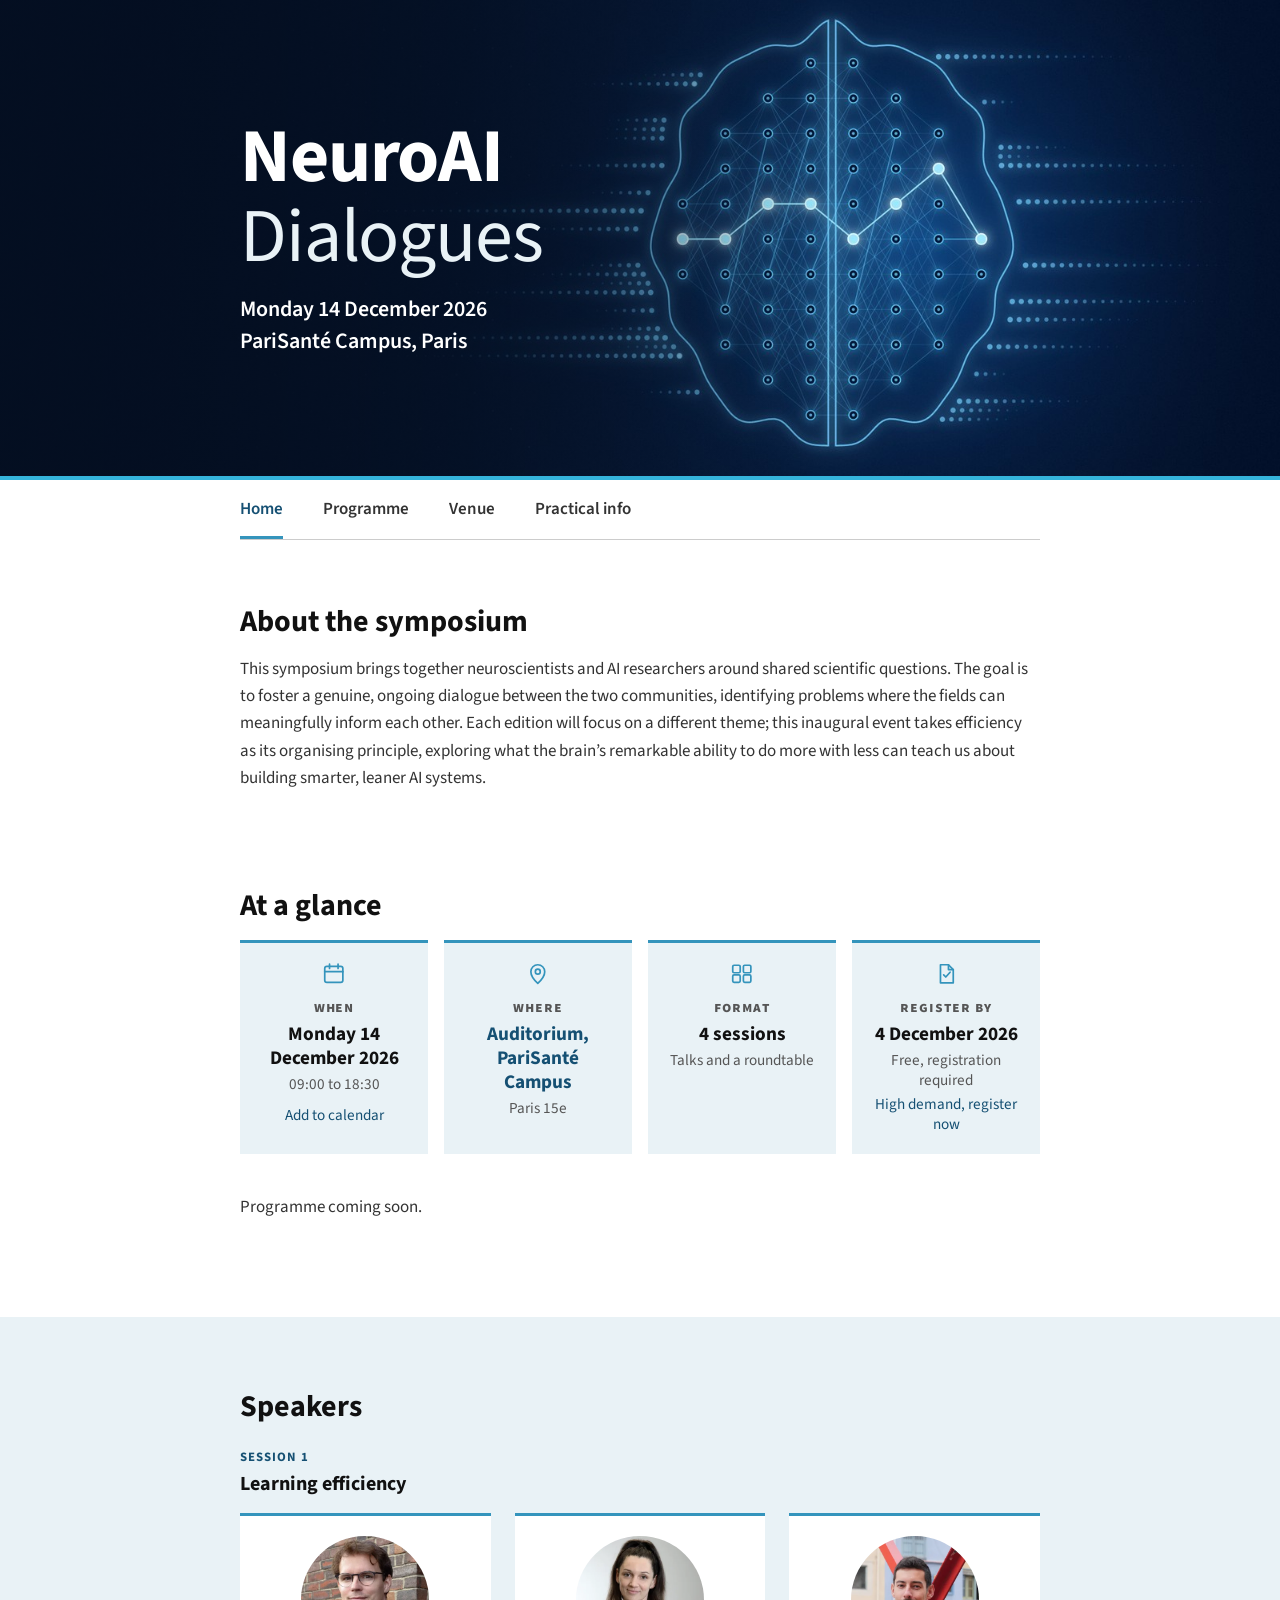
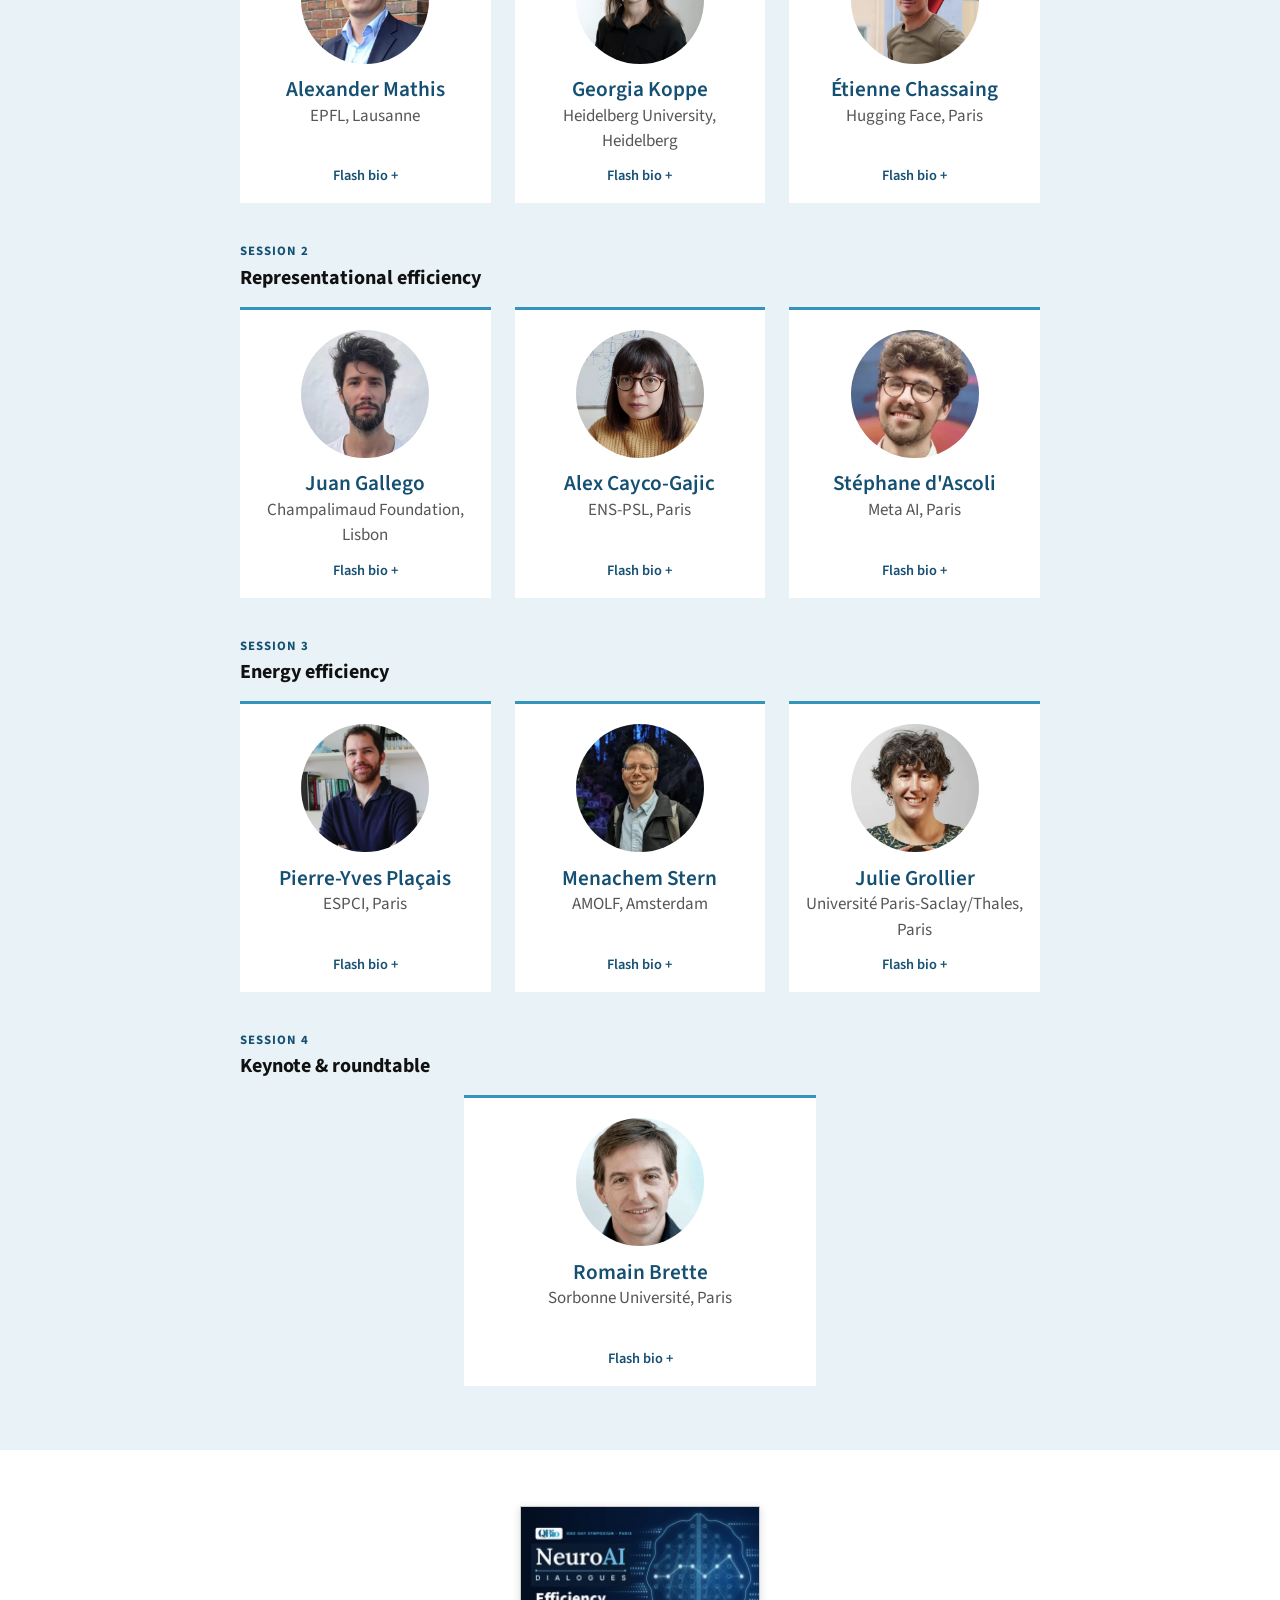
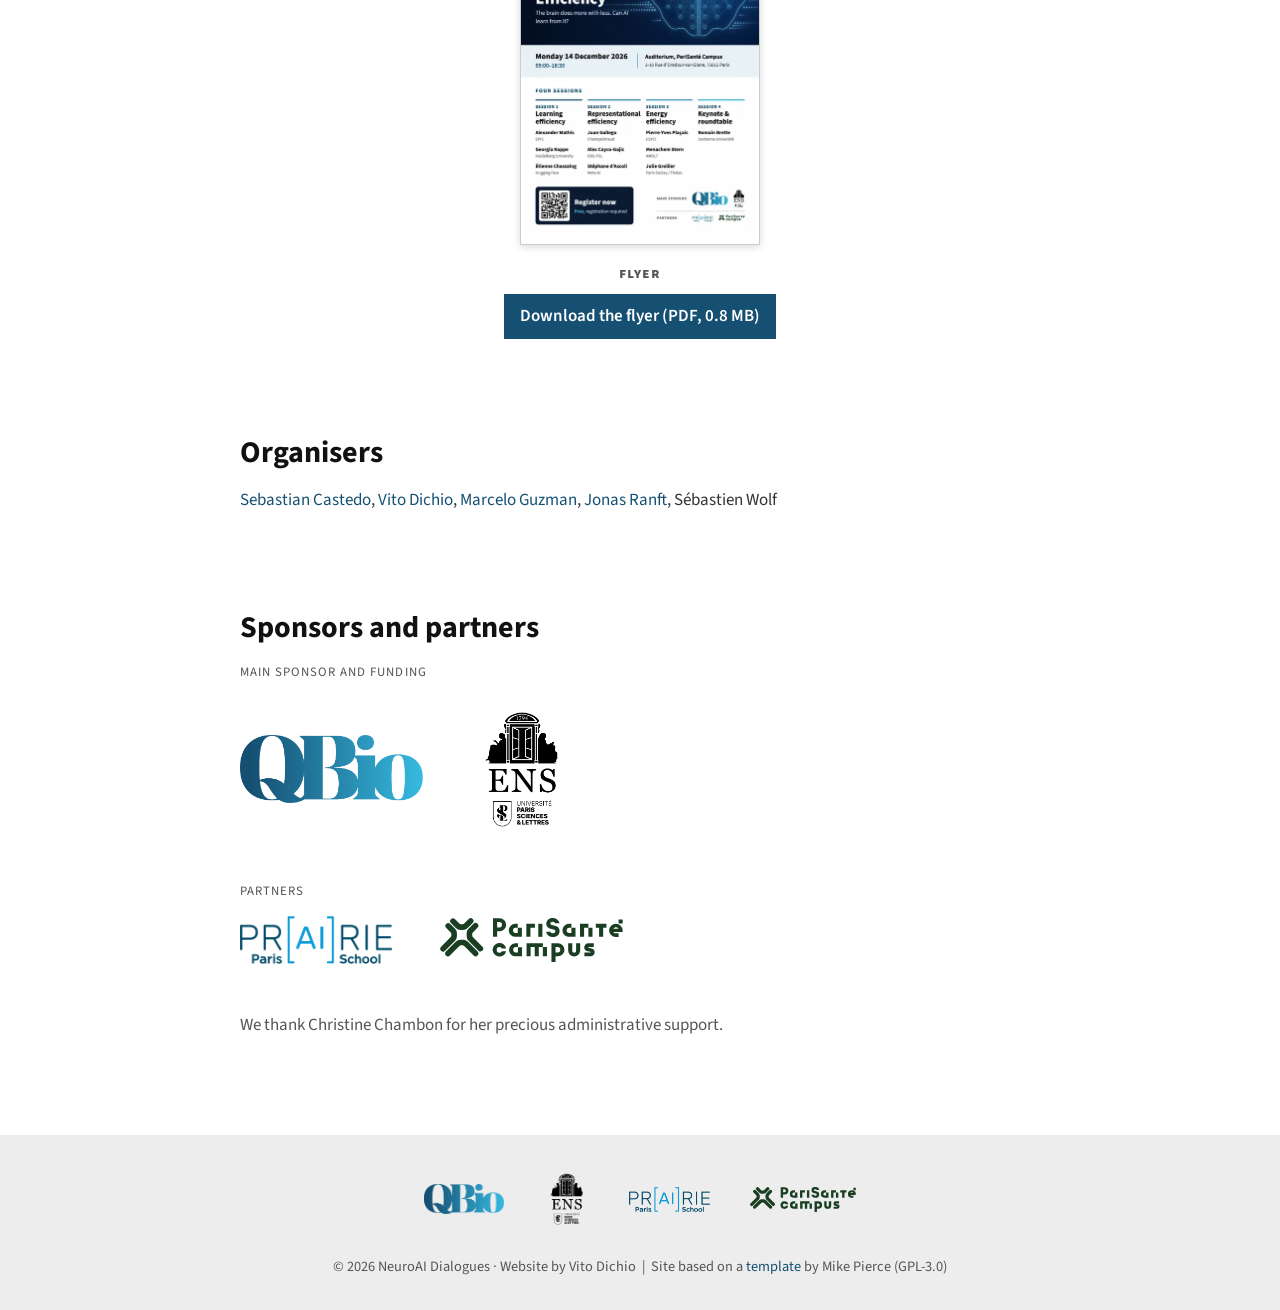
<file: index.html>
<!DOCTYPE html>
<html lang="en-GB">

<head>
    <base href=".">
    <meta charset="utf-8">
    <meta name="viewport" content="width=device-width, initial-scale=1">
    <link rel="icon" href="assets/brand/favicon.ico" sizes="any">
    <link rel="icon" href="assets/brand/favicon.svg" type="image/svg+xml">
    <link rel="icon" href="assets/brand/favicon-32.png" type="image/png" sizes="32x32">
    <link rel="icon" href="assets/brand/favicon-16.png" type="image/png" sizes="16x16">
    <link rel="apple-touch-icon" href="assets/brand/apple-touch-icon.png">
    <link rel="stylesheet" type="text/css" media="all" href="assets/main.css"/>
    <meta name="description" content="NeuroAI Dialogues: one-day symposium in Paris bringing together neuroscientists and AI researchers around learning, representational and energy efficiency.">
    <meta name="resource-type" content="document">
    <meta name="distribution" content="global">
    <meta name="KeyWords" content="neuroscience, artificial intelligence, efficiency, symposium">
    <title>NeuroAI Dialogues</title>
    <meta property="og:type" content="website">
    <meta property="og:site_name" content="NeuroAI Dialogues">
    <meta property="og:locale" content="en_GB">
    <meta property="og:title" content="NeuroAI Dialogues">
    <meta property="og:description" content="NeuroAI Dialogues: one-day symposium in Paris bringing together neuroscientists and AI researchers around learning, representational and energy efficiency.">
    <meta property="og:url" content="https://dichio.github.io/NeuroAI-website/">
    <meta property="og:image" content="https://dichio.github.io/NeuroAI-website/assets/og-image.png">
    <meta property="og:image:width" content="1200">
    <meta property="og:image:height" content="630">
    <meta property="og:image:alt" content="NeuroAI Dialogues logo over an illustration of a brain drawn as a network">
    <meta name="twitter:card" content="summary_large_image">
    <meta name="twitter:title" content="NeuroAI Dialogues">
    <meta name="twitter:description" content="NeuroAI Dialogues: one-day symposium in Paris bringing together neuroscientists and AI researchers around learning, representational and energy efficiency.">
    <meta name="twitter:image" content="https://dichio.github.io/NeuroAI-website/assets/og-image.png">
    <meta name="twitter:image:alt" content="NeuroAI Dialogues logo over an illustration of a brain drawn as a network">
    <script type="application/ld+json">
{
      "@context": "https://schema.org",
      "@type": "Event",
      "name": "NeuroAI Dialogues",
      "description": "One-day symposium bringing together neuroscientists and AI researchers around learning, representational and energy efficiency.",
      "startDate": "2026-12-14T09:00:00+01:00",
      "endDate": "2026-12-14T18:30:00+01:00",
      "eventStatus": "https://schema.org/EventScheduled",
      "eventAttendanceMode": "https://schema.org/OfflineEventAttendanceMode",
      "isAccessibleForFree": true,
      "offers": {
        "@type": "Offer",
        "price": 0,
        "priceCurrency": "EUR",
        "availability": "https://schema.org/LimitedAvailability",
        "validThrough": "2026-12-04T23:59:59+01:00",
        "url": "https://dichio.github.io/NeuroAI-website/practical/#registration"
      },
      "url": "https://dichio.github.io/NeuroAI-website/",
      "image": [
        "https://dichio.github.io/NeuroAI-website/assets/og-image.png"
      ],
      "location": {
        "@type": "Place",
        "name": "PariSanté Campus, Auditorium",
        "address": {
          "@type": "PostalAddress",
          "streetAddress": "2-10 Rue d'Oradour-sur-Glane",
          "postalCode": "75015",
          "addressLocality": "Paris",
          "addressCountry": "FR"
        }
      },
      "organizer": {
        "@type": "Organization",
        "name": "NeuroAI Dialogues",
        "url": "https://dichio.github.io/NeuroAI-website/"
      },
      "sponsor": [
        {
          "@type": "Organization",
          "name": "QBio, ENS-PSL",
          "url": "https://qbio.ens.psl.eu"
        },
        {
          "@type": "Organization",
          "name": "ENS-PSL",
          "url": "https://www.ens.psl.eu"
        },
        {
          "@type": "Organization",
          "name": "PR[AI]RIE",
          "url": "https://www.prairie-psai.fr"
        },
        {
          "@type": "Organization",
          "name": "PariSanté Campus",
          "url": "https://parisantecampus.fr"
        }
      ],
      "performer": [
        {
          "@type": "Person",
          "name": "Romain Brette",
          "affiliation": {
            "@type": "Organization",
            "name": "Sorbonne Université"
          }
        },
        {
          "@type": "Person",
          "name": "Alex Cayco-Gajic",
          "affiliation": {
            "@type": "Organization",
            "name": "ENS-PSL"
          }
        },
        {
          "@type": "Person",
          "name": "Étienne Chassaing",
          "affiliation": {
            "@type": "Organization",
            "name": "Hugging Face"
          }
        },
        {
          "@type": "Person",
          "name": "Stéphane d'Ascoli",
          "affiliation": {
            "@type": "Organization",
            "name": "Meta AI"
          }
        },
        {
          "@type": "Person",
          "name": "Juan Gallego",
          "affiliation": {
            "@type": "Organization",
            "name": "Champalimaud Foundation"
          }
        },
        {
          "@type": "Person",
          "name": "Julie Grollier",
          "affiliation": {
            "@type": "Organization",
            "name": "Université Paris-Saclay/Thales"
          }
        },
        {
          "@type": "Person",
          "name": "Georgia Koppe",
          "affiliation": {
            "@type": "Organization",
            "name": "Heidelberg University"
          }
        },
        {
          "@type": "Person",
          "name": "Alexander Mathis",
          "affiliation": {
            "@type": "Organization",
            "name": "EPFL"
          }
        },
        {
          "@type": "Person",
          "name": "Pierre-Yves Plaçais",
          "affiliation": {
            "@type": "Organization",
            "name": "ESPCI"
          }
        },
        {
          "@type": "Person",
          "name": "Menachem Stern",
          "affiliation": {
            "@type": "Organization",
            "name": "AMOLF"
          }
        }
      ]
    }
    </script>
</head>

<body class="home">

    <a class="skip-link" href="#main">Skip to content</a>

    <div class="banner banner-photo">
        <picture>
            <source media="(max-width: 700px)" srcset="assets/brand/banner/banner-mobile-1000x643.jpg" width="1000" height="643">
            <source media="(max-width: 1400px)" srcset="assets/brand/banner/banner-1600x600.jpg" width="1600" height="600">
            <img src="assets/brand/banner/banner-2400x900.jpg" width="2400" height="900" alt="">
        </picture>
        <h1 class="top-left">
            <span class="title1">NeuroAI</span> <span class="title2">Dialogues</span>
        </h1>
        <div class="bottom-right">
            Monday 14 December 2026 <br> PariSant&eacute; Campus, Paris
        </div>
    </div>

    <table class="navigation" role="navigation" aria-label="Main">
        <tr>
            <td class="navigation">
                <a class="current" aria-current="page" title="Symposium Home Page" href=".">Home</a>
            </td>
            <td class="navigation">
                <a title="Symposium Programme" href="program">Programme</a>
            </td>
            <td class="navigation">
                <a title="Venue and Directions" href="venue">Venue</a>
            </td>
            <td class="navigation">
                <a title="Practical Information" href="practical">Practical info</a>
            </td>
        </tr>
    </table>

    <main id="main" tabindex="-1">

    <h2>About the symposium</h2>
    <p>
        This symposium brings together neuroscientists and AI researchers around shared scientific
        questions. The goal is to foster a genuine, ongoing dialogue between the two communities,
        identifying problems where the fields can meaningfully inform each other. Each edition will
        focus on a different theme; this inaugural event takes efficiency as its organising
        principle, exploring what the brain&rsquo;s remarkable ability to do more with less can
        teach us about building smarter, leaner AI systems.
    </p>

    <h2>At a glance</h2>
    <ul class="glance">
        <li class="tile">
            <svg class="tile-icon" viewBox="0 0 24 24" aria-hidden="true" focusable="false"><rect x="3.5" y="5" width="17" height="15" rx="2"/><path d="M3.5 10h17M8 3v4M16 3v4"/></svg>
            <span class="tile-label">When</span>
            <span class="tile-value">Monday 14 December 2026</span>
            <span class="tile-detail">09:00 to 18:30</span>
            <a class="tile-link" href="assets/neuroai-dialogues.ics" download>Add to calendar</a>
        </li>
        <li class="tile">
            <svg class="tile-icon" viewBox="0 0 24 24" aria-hidden="true" focusable="false"><path d="M12 21s-6.5-6.1-6.5-11a6.5 6.5 0 0 1 13 0c0 4.9-6.5 11-6.5 11z"/><circle cx="12" cy="10" r="2.3"/></svg>
            <span class="tile-label">Where</span>
            <a class="tile-value tile-stretch" href="venue">Auditorium, PariSant&eacute; Campus</a>
            <span class="tile-detail">Paris 15e</span>
        </li>
        <li class="tile">
            <svg class="tile-icon" viewBox="0 0 24 24" aria-hidden="true" focusable="false"><rect x="3.5" y="4" width="7" height="7" rx="1.2"/><rect x="13.5" y="4" width="7" height="7" rx="1.2"/><rect x="3.5" y="13" width="7" height="7" rx="1.2"/><rect x="13.5" y="13" width="7" height="7" rx="1.2"/></svg>
            <span class="tile-label">Format</span>
            <span class="tile-value">4 sessions</span>
            <span class="tile-detail">Talks and a roundtable</span>
        </li>
        <li class="tile">
            <svg class="tile-icon" viewBox="0 0 24 24" aria-hidden="true" focusable="false"><path d="M7 3.5h7.5L19 8v12.5H7z"/><path d="M14.5 3.5V8H19M10 13l2 2 4-4.5"/></svg>
            <span class="tile-label">Register by</span>
            <span class="tile-value">4 December 2026</span>
            <span class="tile-detail">Free, registration required</span>
            <a class="tile-detail tile-stretch" href="practical/#registration">High demand, register now</a>
        </li>
    </ul>

    <p>Programme coming soon.</p>

    <section class="band" aria-labelledby="speakers-title">
        <h2 id="speakers-title">Speakers</h2>
        <div class="session-group s1">
            <h3 class="session-head"><span class="session-label">Session 1</span><a href="program/#session1">Learning efficiency</a></h3>
            <ul class="speaker-grid">
            <li>
                <details class="speaker-card">
                    <summary>
                        <img src="assets/speakers/alexander-mathis.webp" alt="Photo of Alexander Mathis" width="400" height="400" loading="lazy">
                        <span class="speaker-name">Alexander Mathis</span>
                        <span class="speaker-aff">EPFL, Lausanne</span>
                    </summary>
                    <div class="speaker-bio">
                        <p>A computational neuroscientist, working on reverse-engineering the brain's algorithms to understand it and build better AI. His interests span a huge range, including task-driven models of proprioception, reinforcement learning for musculoskeletal control and machine learning for behavior.</p>
                        <a href="https://cnai.epfl.ch" target="_blank" rel="noopener">Website &#8599;</a>
                    </div>
                </details>
            </li>
            <li>
                <details class="speaker-card">
                    <summary>
                        <img src="assets/speakers/georgia-koppe.webp" alt="Photo of Georgia Koppe" width="400" height="400" loading="lazy">
                        <span class="speaker-name">Georgia Koppe</span>
                        <span class="speaker-aff">Heidelberg University, Heidelberg</span>
                    </summary>
                    <div class="speaker-bio">
                        <p>A computational neuroscientist working in NeuroAI, she builds machine-learning models of how brain activity and behaviour evolve over time, and draws on how brains adapt to changing environments to make AI systems learn continually.</p>
                        <a href="https://humml.iwr.uni-heidelberg.de" target="_blank" rel="noopener">Website &#8599;</a>
                    </div>
                </details>
            </li>
            <li>
                <details class="speaker-card">
                    <summary>
                        <img src="assets/speakers/etienne-chassaing.webp" alt="Photo of Étienne Chassaing" width="400" height="400" loading="lazy">
                        <span class="speaker-name">Étienne Chassaing</span>
                        <span class="speaker-aff">Hugging Face, Paris</span>
                    </summary>
                    <div class="speaker-bio">
                        <p>A robotics engineer, he studies how to learn robust controllers for physical systems with formal guarantees, at the crossroads of control and AI. He currently works on humanoid robots within Hugging Face’s LeRobot project.</p>
                        <a href="https://etiennechassaing.com" target="_blank" rel="noopener">Website &#8599;</a>
                    </div>
                </details>
            </li>
            </ul>
        </div>
        <div class="session-group s2">
            <h3 class="session-head"><span class="session-label">Session 2</span><a href="program/#session2">Representational efficiency</a></h3>
            <ul class="speaker-grid">
            <li>
                <details class="speaker-card">
                    <summary>
                        <img src="assets/speakers/juan-gallego.webp" alt="Photo of Juan Gallego" width="400" height="400" loading="lazy">
                        <span class="speaker-name">Juan Gallego</span>
                        <span class="speaker-aff">Champalimaud Foundation, Lisbon</span>
                    </summary>
                    <div class="speaker-bio">
                        <p>A systems neuroscientist, he studies how the brain learns and controls movement, combining experiments in humans and rodents with neural recordings, targeted manipulations and computational models.</p>
                        <a href="https://www.fchampalimaud.org/research/groups/gallego-lab" target="_blank" rel="noopener">Website &#8599;</a>
                    </div>
                </details>
            </li>
            <li>
                <details class="speaker-card">
                    <summary>
                        <img src="assets/speakers/alex-cayco-gajic.webp" alt="Photo of Alex Cayco-Gajic" width="400" height="400" loading="lazy">
                        <span class="speaker-name">Alex Cayco-Gajic</span>
                        <span class="speaker-aff">ENS-PSL, Paris</span>
                    </summary>
                    <div class="speaker-bio">
                        <p>An applied mathematician, she combines dynamical systems and statistical modelling to study how learning reshapes neural representations, both in analytically tractable neural network models and high-dimensional neural recordings.</p>
                        <a href="https://sites.google.com/view/caycogajic/research" target="_blank" rel="noopener">Website &#8599;</a>
                    </div>
                </details>
            </li>
            <li>
                <details class="speaker-card">
                    <summary>
                        <img src="assets/speakers/stephane-dascoli.webp" alt="Photo of Stéphane d&#x27;Ascoli" width="400" height="400" loading="lazy">
                        <span class="speaker-name">Stéphane d&#x27;Ascoli</span>
                        <span class="speaker-aff">Meta AI, Paris</span>
                    </summary>
                    <div class="speaker-bio">
                        <p>An AI scientist, he works at the crossroads of deep learning and neuroscience. His research spans models that predict and decode brain activity, and comparisons of how brains and AI process language. He is also a prolific science communicator.</p>
                        <a href="https://sdascoli.github.io" target="_blank" rel="noopener">Website &#8599;</a>
                    </div>
                </details>
            </li>
            </ul>
        </div>
        <div class="session-group s3">
            <h3 class="session-head"><span class="session-label">Session 3</span><a href="program/#session3">Energy efficiency</a></h3>
            <ul class="speaker-grid">
            <li>
                <details class="speaker-card">
                    <summary>
                        <img src="assets/speakers/pierre-yves-placais.webp" alt="Photo of Pierre-Yves Plaçais" width="400" height="400" loading="lazy">
                        <span class="speaker-name">Pierre-Yves Plaçais</span>
                        <span class="speaker-aff">ESPCI, Paris</span>
                    </summary>
                    <div class="speaker-bio">
                        <p>A physicist turned neurobiologist, he studies how brain energy metabolism shapes memory and behaviour in Drosophila. With his team, he showed that the energy neurons produce is a key factor in whether memories persist.</p>
                        <a href="https://energy-memory.com" target="_blank" rel="noopener">Website &#8599;</a>
                    </div>
                </details>
            </li>
            <li>
                <details class="speaker-card">
                    <summary>
                        <img src="assets/speakers/menachem-stern.webp" alt="Photo of Menachem Stern" width="400" height="400" loading="lazy">
                        <span class="speaker-name">Menachem Stern</span>
                        <span class="speaker-aff">AMOLF, Amsterdam</span>
                    </summary>
                    <div class="speaker-bio">
                        <p>A theoretical physicist, he studies learning as a physical phenomenon, showing how mechanical and electronic networks can train themselves through local rules, offering a potentially far more energy-efficient alternative to conventional machine learning.</p>
                        <a href="https://web.sas.upenn.edu/nachis/" target="_blank" rel="noopener">Website &#8599;</a>
                    </div>
                </details>
            </li>
            <li>
                <details class="speaker-card">
                    <summary>
                        <img src="assets/speakers/julie-grollier.webp" alt="Photo of Julie Grollier" width="400" height="400" loading="lazy">
                        <span class="speaker-name">Julie Grollier</span>
                        <span class="speaker-aff">Université Paris-Saclay/Thales, Paris</span>
                    </summary>
                    <div class="speaker-bio">
                        <p>A physicist, she designs brain-inspired chips, combining nanoscale spintronic devices that mimic neurons and synapses with learning algorithms suited to physical hardware. She is a pioneer of energy-efficient neuromorphic computing.</p>
                        <a href="https://www.neurophysics.cnrs-thales.fr/people/julie-grollier/" target="_blank" rel="noopener">Website &#8599;</a>
                    </div>
                </details>
            </li>
            </ul>
        </div>
        <div class="session-group s4">
            <h3 class="session-head"><span class="session-label">Session 4</span><a href="program/#session4">Keynote &amp; roundtable</a></h3>
            <ul class="speaker-grid single">
            <li>
                <details class="speaker-card">
                    <summary>
                        <img src="assets/speakers/romain-brette.webp" alt="Photo of Romain Brette" width="400" height="400" loading="lazy">
                        <span class="speaker-name">Romain Brette</span>
                        <span class="speaker-aff">Sorbonne Université, Paris</span>
                    </summary>
                    <div class="speaker-bio">
                        <p>A theoretical neuroscientist, he studies the roots of cognition in single-celled organisms. In his recent book <em>The Brain, In Theory</em>, he challenges the metaphors at the heart of modern neuroscience, such as codes, information and computation.</p>
                        <a href="https://romainbrette.fr" target="_blank" rel="noopener">Website &#8599;</a>
                    </div>
                </details>
            </li>
            </ul>
        </div>
    </section>

    <div class="flyer">
        <a class="flyer-thumb" href="assets/docs/NeuroAI-Dialogues-2026-flyer.pdf" download><img src="assets/docs/NeuroAI-Dialogues-2026-flyer-thumb.webp" alt="NeuroAI Dialogues 2026 flyer" width="480" height="679" loading="lazy"></a>
        <div class="flyer-text">
            <p class="flyer-title">Flyer</p>
            <a class="flyer-button" href="assets/docs/NeuroAI-Dialogues-2026-flyer.pdf" download>Download the flyer (PDF, 0.8 MB)</a>
        </div>
    </div>

    <h2>Organisers</h2>
    <p class="organisers">
        <span><a href="https://scastedo.github.io">Sebastian Castedo</a></span>, <span><a href="https://www.vitodichio.eu">Vito Dichio</a></span>, <span><a href="https://qbio.ens.psl.eu/annuaire/marcelo-guzman">Marcelo Guzman</a></span>, <span><a href="https://qbio.ens.psl.eu/en/people/jonas-ranft">Jonas Ranft</a></span>, <span>S&eacute;bastien Wolf</span>
    </p>

    <h2>Sponsors and partners</h2>
    <div class="sponsor-group sponsor-main">
        <p class="sponsors-label">Main sponsor and funding</p>
        <div class="sponsors">
            <a class="sponsor" href="https://qbio.ens.psl.eu" style="--logo-h:4.25rem"><img src="assets/sponsors/logo-qbio.png" alt="QBio, ENS-PSL logo"></a>
            <a class="sponsor" href="https://www.ens.psl.eu" style="--logo-h:9rem"><img src="assets/sponsors/logo-ens.png" alt="ENS-PSL logo"></a>
        </div>
    </div>
    <div class="sponsor-group">
        <p class="sponsors-label">Partners</p>
        <div class="sponsors">
            <a class="sponsor" href="https://www.prairie-psai.fr" style="--logo-h:3rem"><img src="assets/sponsors/logo-prairie.png" alt="PR[AI]RIE Paris School logo" width="635" height="200"></a>
            <a class="sponsor" href="https://parisantecampus.fr" style="--logo-h:2.75rem"><img src="assets/sponsors/logo-parisantecampus.svg" alt="PariSant&eacute; Campus logo"></a>
        </div>
    </div>

    <p class="thanks">We thank Christine Chambon for her precious administrative support.</p>
    </main>

    <footer>
        <div class="sponsors" role="group" aria-label="Sponsors and partners">
            <a class="sponsor" href="https://qbio.ens.psl.eu" style="--logo-h:3.5rem"><img src="assets/sponsors/logo-qbio.png" alt="QBio, ENS-PSL logo"></a>
            <a class="sponsor" href="https://www.ens.psl.eu" style="--logo-h:7.5rem"><img src="assets/sponsors/logo-ens.png" alt="ENS-PSL logo"></a>
            <a class="sponsor" href="https://www.prairie-psai.fr" style="--logo-h:3rem"><img src="assets/sponsors/logo-prairie.png" alt="PR[AI]RIE Paris School logo" width="635" height="200"></a>
            <a class="sponsor" href="https://parisantecampus.fr" style="--logo-h:3rem"><img src="assets/sponsors/logo-parisantecampus.svg" alt="PariSant&eacute; Campus logo"></a>
        </div>
        &copy; 2026 NeuroAI Dialogues &middot; Website by Vito Dichio
        &nbsp;|&nbsp; Site based on a <a href="https://github.com/mikepierce/conference-website-template">template</a> by Mike Pierce (GPL-3.0)
    </footer>

</body>
</html>
</file>
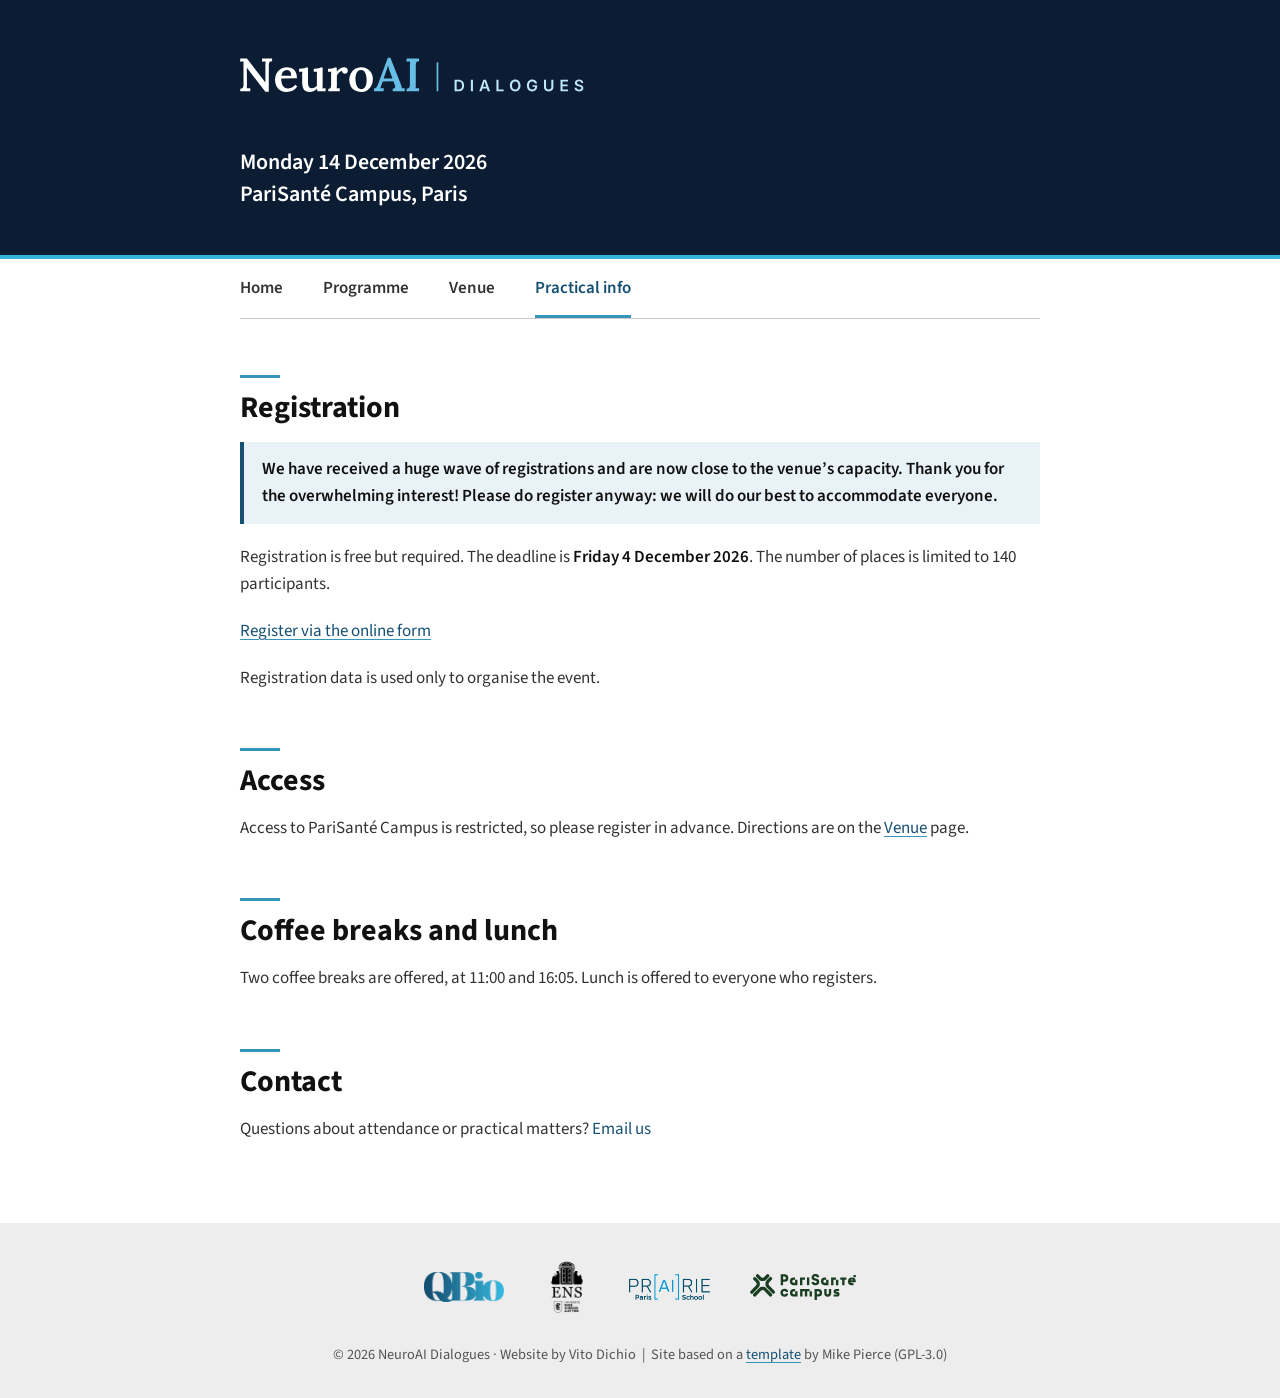
<file: practical/index.html>
<!DOCTYPE html>
<html lang="en-GB">

<head>
    <base href="..">
    <meta charset="utf-8">
    <meta name="viewport" content="width=device-width, initial-scale=1">
    <link rel="icon" href="assets/brand/favicon.ico" sizes="any">
    <link rel="icon" href="assets/brand/favicon.svg" type="image/svg+xml">
    <link rel="icon" href="assets/brand/favicon-32.png" type="image/png" sizes="32x32">
    <link rel="icon" href="assets/brand/favicon-16.png" type="image/png" sizes="16x16">
    <link rel="apple-touch-icon" href="assets/brand/apple-touch-icon.png">
    <link rel="stylesheet" type="text/css" media="all" href="assets/main.css"/>
    <meta name="description" content="NeuroAI Dialogues practical information: key dates, access, coffee breaks, lunch and contact.">
    <meta name="resource-type" content="document">
    <meta name="distribution" content="global">
    <meta name="KeyWords" content="neuroscience, artificial intelligence, efficiency, symposium">
    <title>Practical info | NeuroAI Dialogues</title>
    <meta property="og:type" content="website">
    <meta property="og:site_name" content="NeuroAI Dialogues">
    <meta property="og:locale" content="en_GB">
    <meta property="og:title" content="Practical info | NeuroAI Dialogues">
    <meta property="og:description" content="NeuroAI Dialogues practical information: key dates, access, coffee breaks, lunch and contact.">
    <meta property="og:url" content="https://dichio.github.io/NeuroAI-website/practical/">
    <meta property="og:image" content="https://dichio.github.io/NeuroAI-website/assets/og-image.png">
    <meta property="og:image:width" content="1200">
    <meta property="og:image:height" content="630">
    <meta property="og:image:alt" content="NeuroAI Dialogues logo over an illustration of a brain drawn as a network">
    <meta name="twitter:card" content="summary_large_image">
    <meta name="twitter:title" content="Practical info | NeuroAI Dialogues">
    <meta name="twitter:description" content="NeuroAI Dialogues practical information: key dates, access, coffee breaks, lunch and contact.">
    <meta name="twitter:image" content="https://dichio.github.io/NeuroAI-website/assets/og-image.png">
    <meta name="twitter:image:alt" content="NeuroAI Dialogues logo over an illustration of a brain drawn as a network">
</head>

<body>

    <a class="skip-link" href="practical/#main">Skip to content</a>

    <div class="banner">
        <h1 class="top-left">
            <a href="."><img class="banner-logo" src="assets/brand/logo-oneline-reversed.svg" width="351" height="66" alt="NeuroAI Dialogues"></a>
        </h1>
        <div class="bottom-right">
            Monday 14 December 2026 <br> PariSant&eacute; Campus, Paris
        </div>
    </div>

    <table class="navigation" role="navigation" aria-label="Main">
        <tr>
            <td class="navigation">
                <a title="Symposium Home Page" href=".">Home</a>
            </td>
            <td class="navigation">
                <a title="Symposium Programme" href="program">Programme</a>
            </td>
            <td class="navigation">
                <a title="Venue and Directions" href="venue">Venue</a>
            </td>
            <td class="navigation">
                <a class="current" aria-current="page" title="Practical Information" href="practical">Practical info</a>
            </td>
        </tr>
    </table>

    <main id="main" tabindex="-1">

    <h2 id="registration">Registration</h2>
    <p class="notice">
        We have received a huge wave of registrations and are now close to the venue&rsquo;s capacity. Thank you for the overwhelming interest! Please do register anyway: we will do our best to accommodate everyone.
    </p>
    <p>
        Registration is free but required. The deadline is <strong>Friday 4 December 2026</strong>. The number of places is limited to 140 participants.
    </p>
    <p>
        <a href="https://forms.gle/wGK93krWazZej4SF6">Register via the online form</a>
    </p>
    <p>
        Registration data is used only to organise the event.
    </p>

    <h2>Access</h2>
    <p>
        Access to PariSant&eacute; Campus is restricted, so please register in advance.
        Directions are on the <a href="venue">Venue</a> page.
    </p>

    <h2>Coffee breaks and lunch</h2>
    <p>
        Two coffee breaks are offered, at 11:00 and 16:05. Lunch is offered to everyone who registers.
    </p>

    <h2>Contact</h2>
    <p>
        Questions about attendance or practical matters? <a class="contact-link" href="mailto:marcelo.guzman@phys.ens.fr?subject=NeuroAI%20Dialogues%3A%20practical%20question" aria-label="Email Marcelo Guzman about attendance and practical matters">Email us</a>
    </p>

    </main>

    <footer>
        <div class="sponsors" role="group" aria-label="Sponsors and partners">
            <a class="sponsor" href="https://qbio.ens.psl.eu" style="--logo-h:3.5rem"><img src="assets/sponsors/logo-qbio.png" alt="QBio, ENS-PSL logo"></a>
            <a class="sponsor" href="https://www.ens.psl.eu" style="--logo-h:7.5rem"><img src="assets/sponsors/logo-ens.png" alt="ENS-PSL logo"></a>
            <a class="sponsor" href="https://www.prairie-psai.fr" style="--logo-h:3rem"><img src="assets/sponsors/logo-prairie.png" alt="PR[AI]RIE Paris School logo" width="635" height="200"></a>
            <a class="sponsor" href="https://parisantecampus.fr" style="--logo-h:3rem"><img src="assets/sponsors/logo-parisantecampus.svg" alt="PariSant&eacute; Campus logo"></a>
        </div>
        &copy; 2026 NeuroAI Dialogues &middot; Website by Vito Dichio
        &nbsp;|&nbsp; Site based on a <a href="https://github.com/mikepierce/conference-website-template">template</a> by Mike Pierce (GPL-3.0)
    </footer>

</body>
</html>
</file>
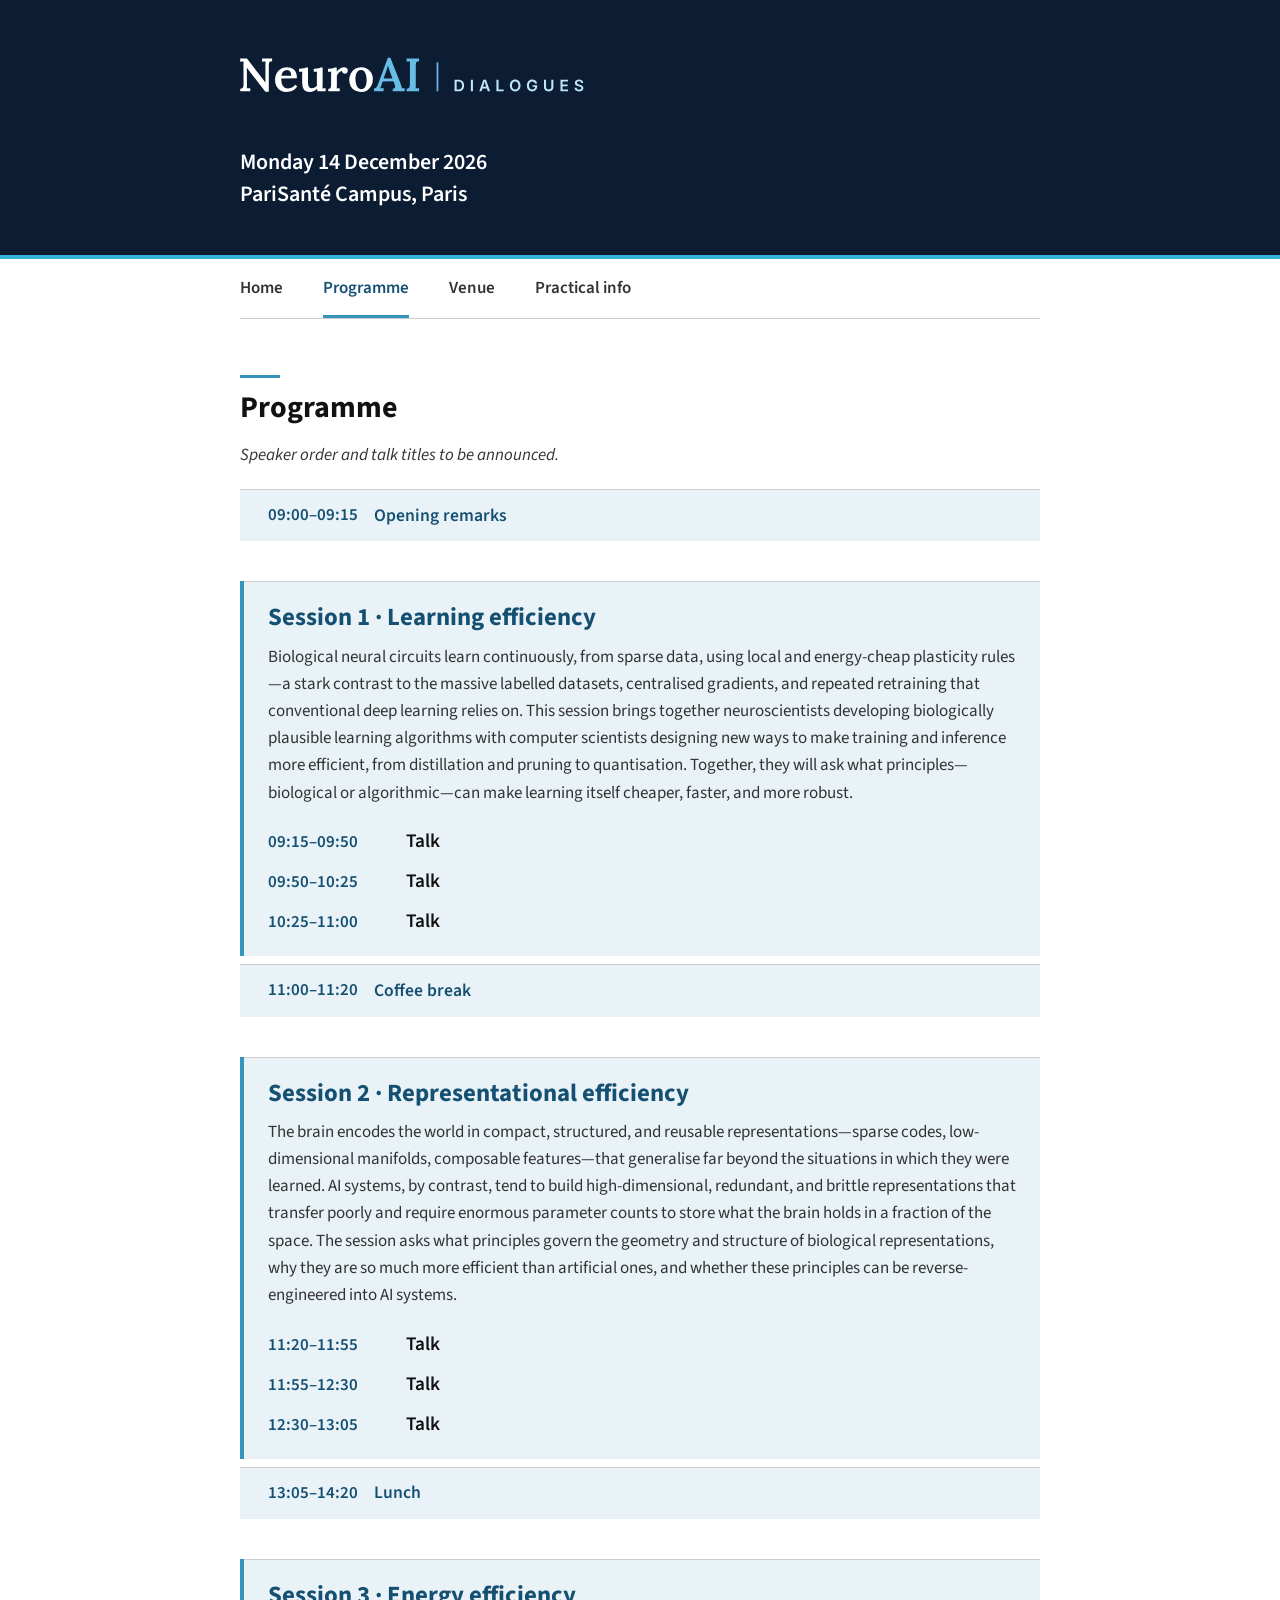
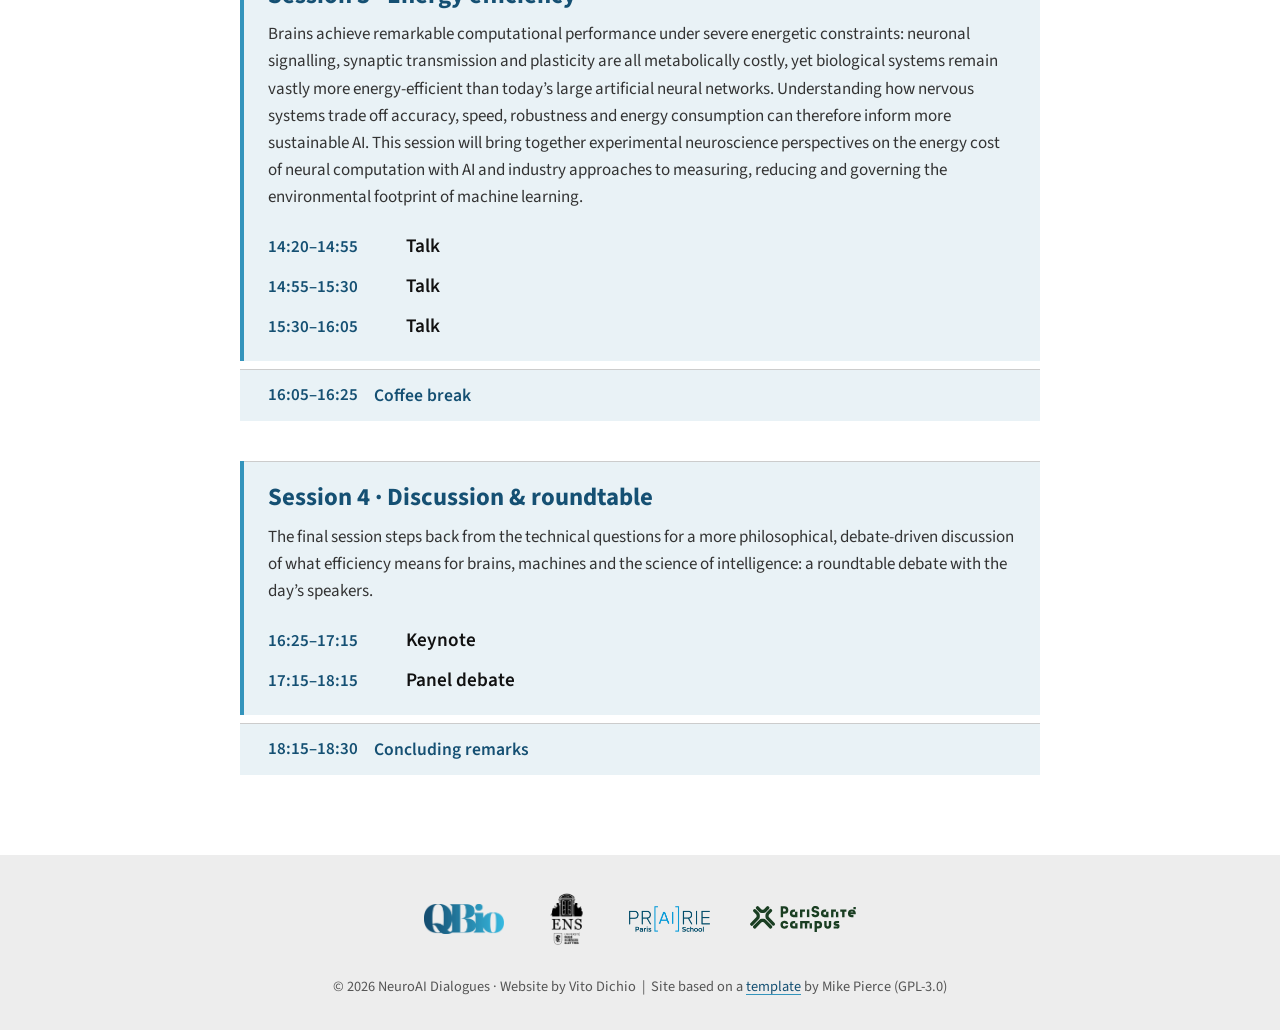
<file: program/index.html>
<!DOCTYPE html>
<html lang="en-GB">

<head>
    <base href="..">
    <meta charset="utf-8">
    <meta name="viewport" content="width=device-width, initial-scale=1">
    <link rel="icon" href="assets/brand/favicon.ico" sizes="any">
    <link rel="icon" href="assets/brand/favicon.svg" type="image/svg+xml">
    <link rel="icon" href="assets/brand/favicon-32.png" type="image/png" sizes="32x32">
    <link rel="icon" href="assets/brand/favicon-16.png" type="image/png" sizes="16x16">
    <link rel="apple-touch-icon" href="assets/brand/apple-touch-icon.png">
    <link rel="stylesheet" type="text/css" media="all" href="assets/main.css"/>
    <meta name="description" content="NeuroAI Dialogues programme: four sessions on learning, representational and energy efficiency, closing with a roundtable debate.">
    <meta name="resource-type" content="document">
    <meta name="distribution" content="global">
    <meta name="KeyWords" content="neuroscience, artificial intelligence, efficiency, symposium">
    <title>Programme | NeuroAI Dialogues</title>
    <meta property="og:type" content="website">
    <meta property="og:site_name" content="NeuroAI Dialogues">
    <meta property="og:locale" content="en_GB">
    <meta property="og:title" content="Programme | NeuroAI Dialogues">
    <meta property="og:description" content="NeuroAI Dialogues programme: four sessions on learning, representational and energy efficiency, closing with a roundtable debate.">
    <meta property="og:url" content="https://dichio.github.io/NeuroAI-website/program/">
    <meta property="og:image" content="https://dichio.github.io/NeuroAI-website/assets/og-image.png">
    <meta property="og:image:width" content="1200">
    <meta property="og:image:height" content="630">
    <meta property="og:image:alt" content="NeuroAI Dialogues logo over an illustration of a brain drawn as a network">
    <meta name="twitter:card" content="summary_large_image">
    <meta name="twitter:title" content="Programme | NeuroAI Dialogues">
    <meta name="twitter:description" content="NeuroAI Dialogues programme: four sessions on learning, representational and energy efficiency, closing with a roundtable debate.">
    <meta name="twitter:image" content="https://dichio.github.io/NeuroAI-website/assets/og-image.png">
    <meta name="twitter:image:alt" content="NeuroAI Dialogues logo over an illustration of a brain drawn as a network">
</head>

<body>

    <a class="skip-link" href="program/#main">Skip to content</a>

    <div class="banner">
        <h1 class="top-left">
            <a href="."><img class="banner-logo" src="assets/brand/logo-oneline-reversed.svg" width="351" height="66" alt="NeuroAI Dialogues"></a>
        </h1>
        <div class="bottom-right">
            Monday 14 December 2026 <br> PariSant&eacute; Campus, Paris
        </div>
    </div>

    <table class="navigation" role="navigation" aria-label="Main">
        <tr>
            <td class="navigation">
                <a title="Symposium Home Page" href=".">Home</a>
            </td>
            <td class="navigation">
                <a class="current" aria-current="page" title="Symposium Programme" href="program">Programme</a>
            </td>
            <td class="navigation">
                <a title="Venue and Directions" href="venue">Venue</a>
            </td>
            <td class="navigation">
                <a title="Practical Information" href="practical">Practical info</a>
            </td>
        </tr>
    </table>

    <main id="main" tabindex="-1">

<h2>Programme</h2>
    <p><em>Speaker order and talk titles to be announced.</em></p>
    <table class="plenary">
        <tr>
            <td class="date">09:00–09:15</td>
            <td class="title-special">Opening remarks</td>
        </tr>
    </table>
    <table id="session1">
        <tr>
            <td class="room" colspan="2">Session 1 &middot; Learning efficiency</td>
        </tr>
        <tr>
            <td class="abstract" colspan="2">
                Biological neural circuits learn continuously, from sparse data, using local and energy-cheap plasticity rules&mdash;a stark contrast to the massive labelled datasets, centralised gradients, and repeated retraining that conventional deep learning relies on. This session brings together neuroscientists developing biologically plausible learning algorithms with computer scientists designing new ways to make training and inference more efficient, from distillation and pruning to quantisation. Together, they will ask what principles&mdash;biological or algorithmic&mdash;can make learning itself cheaper, faster, and more robust.
            </td>
        </tr>
        <tr>
            <td class="date">09:15–09:50</td>
            <td class="title">Talk</td>
        </tr>
        <tr>
            <td class="date">09:50–10:25</td>
            <td class="title">Talk</td>
        </tr>
        <tr>
            <td class="date">10:25–11:00</td>
            <td class="title">Talk</td>
        </tr>
    </table>
    <table class="plenary">
        <tr>
            <td class="date">11:00–11:20</td>
            <td class="title-special">Coffee break</td>
        </tr>
    </table>
    <table id="session2">
        <tr>
            <td class="room" colspan="2">Session 2 &middot; Representational efficiency</td>
        </tr>
        <tr>
            <td class="abstract" colspan="2">
                The brain encodes the world in compact, structured, and reusable representations&mdash;sparse codes, low-dimensional manifolds, composable features&mdash;that generalise far beyond the situations in which they were learned. AI systems, by contrast, tend to build high-dimensional, redundant, and brittle representations that transfer poorly and require enormous parameter counts to store what the brain holds in a fraction of the space. The session asks what principles govern the geometry and structure of biological representations, why they are so much more efficient than artificial ones, and whether these principles can be reverse-engineered into AI systems.
            </td>
        </tr>
        <tr>
            <td class="date">11:20–11:55</td>
            <td class="title">Talk</td>
        </tr>
        <tr>
            <td class="date">11:55–12:30</td>
            <td class="title">Talk</td>
        </tr>
        <tr>
            <td class="date">12:30–13:05</td>
            <td class="title">Talk</td>
        </tr>
    </table>
    <table class="plenary">
        <tr>
            <td class="date">13:05–14:20</td>
            <td class="title-special">Lunch</td>
        </tr>
    </table>
    <table id="session3">
        <tr>
            <td class="room" colspan="2">Session 3 &middot; Energy efficiency</td>
        </tr>
        <tr>
            <td class="abstract" colspan="2">
                Brains achieve remarkable computational performance under severe energetic constraints: neuronal signalling, synaptic transmission and plasticity are all metabolically costly, yet biological systems remain vastly more energy-efficient than today&rsquo;s large artificial neural networks. Understanding how nervous systems trade off accuracy, speed, robustness and energy consumption can therefore inform more sustainable AI. This session will bring together experimental neuroscience perspectives on the energy cost of neural computation with AI and industry approaches to measuring, reducing and governing the environmental footprint of machine learning.
            </td>
        </tr>
        <tr>
            <td class="date">14:20–14:55</td>
            <td class="title">Talk</td>
        </tr>
        <tr>
            <td class="date">14:55–15:30</td>
            <td class="title">Talk</td>
        </tr>
        <tr>
            <td class="date">15:30–16:05</td>
            <td class="title">Talk</td>
        </tr>
    </table>
    <table class="plenary">
        <tr>
            <td class="date">16:05–16:25</td>
            <td class="title-special">Coffee break</td>
        </tr>
    </table>
    <table id="session4">
        <tr>
            <td class="room" colspan="2">Session 4 &middot; Discussion &amp; roundtable</td>
        </tr>
        <tr>
            <td class="abstract" colspan="2">
                The final session steps back from the technical questions for a more philosophical, debate-driven discussion of what efficiency means for brains, machines and the science of intelligence: a roundtable debate with the day&rsquo;s speakers.
            </td>
        </tr>
        <tr>
            <td class="date">16:25–17:15</td>
            <td class="title">Keynote</td>
        </tr>
        <tr>
            <td class="date">17:15–18:15</td>
            <td class="title">Panel debate</td>
        </tr>
    </table>
    <table class="plenary">
        <tr>
            <td class="date">18:15–18:30</td>
            <td class="title-special">Concluding remarks</td>
        </tr>
    </table>
    </main>

    <footer>
        <div class="sponsors" role="group" aria-label="Sponsors and partners">
            <a class="sponsor" href="https://qbio.ens.psl.eu" style="--logo-h:3.5rem"><img src="assets/sponsors/logo-qbio.png" alt="QBio, ENS-PSL logo"></a>
            <a class="sponsor" href="https://www.ens.psl.eu" style="--logo-h:7.5rem"><img src="assets/sponsors/logo-ens.png" alt="ENS-PSL logo"></a>
            <a class="sponsor" href="https://www.prairie-psai.fr" style="--logo-h:3rem"><img src="assets/sponsors/logo-prairie.png" alt="PR[AI]RIE Paris School logo" width="635" height="200"></a>
            <a class="sponsor" href="https://parisantecampus.fr" style="--logo-h:3rem"><img src="assets/sponsors/logo-parisantecampus.svg" alt="PariSant&eacute; Campus logo"></a>
        </div>
        &copy; 2026 NeuroAI Dialogues &middot; Website by Vito Dichio
        &nbsp;|&nbsp; Site based on a <a href="https://github.com/mikepierce/conference-website-template">template</a> by Mike Pierce (GPL-3.0)
    </footer>

</body>
</html>
</file>
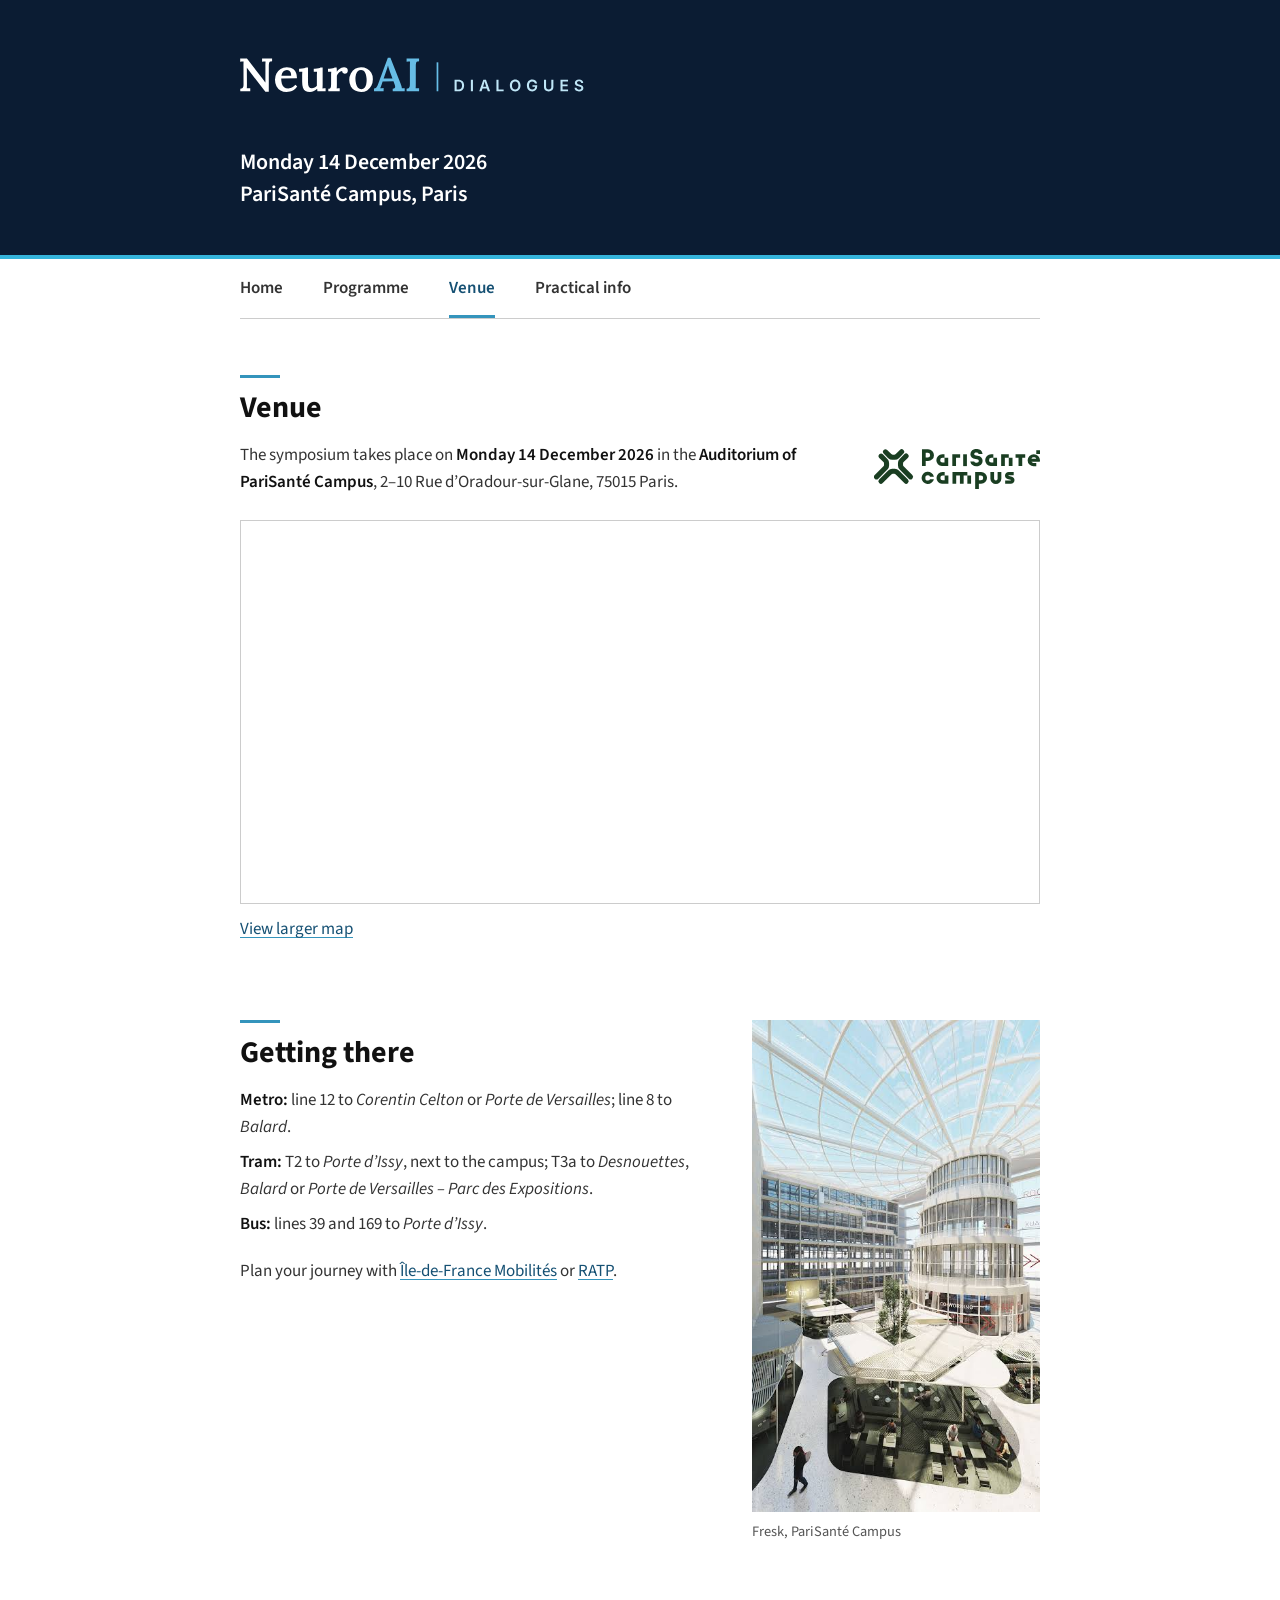
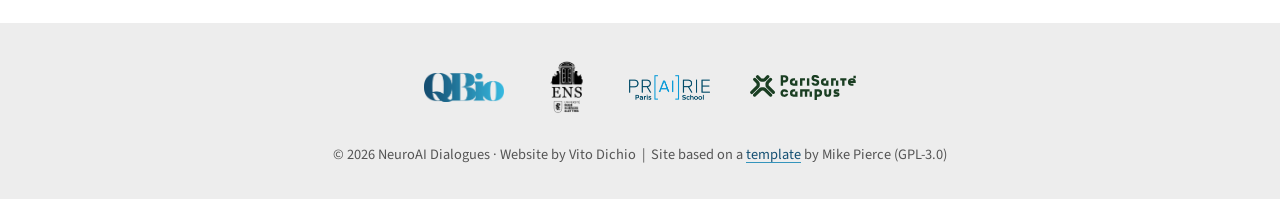
<file: venue/index.html>
<!DOCTYPE html>
<html lang="en-GB">

<head>
    <base href="..">
    <meta charset="utf-8">
    <meta name="viewport" content="width=device-width, initial-scale=1">
    <link rel="icon" href="assets/brand/favicon.ico" sizes="any">
    <link rel="icon" href="assets/brand/favicon.svg" type="image/svg+xml">
    <link rel="icon" href="assets/brand/favicon-32.png" type="image/png" sizes="32x32">
    <link rel="icon" href="assets/brand/favicon-16.png" type="image/png" sizes="16x16">
    <link rel="apple-touch-icon" href="assets/brand/apple-touch-icon.png">
    <link rel="stylesheet" type="text/css" media="all" href="assets/main.css"/>
    <meta name="description" content="NeuroAI Dialogues: one-day symposium in Paris bringing together neuroscientists and AI researchers around learning, representational and energy efficiency.">
    <meta name="resource-type" content="document">
    <meta name="distribution" content="global">
    <meta name="KeyWords" content="neuroscience, artificial intelligence, efficiency, symposium">
    <title>Venue | NeuroAI Dialogues</title>
    <meta property="og:type" content="website">
    <meta property="og:site_name" content="NeuroAI Dialogues">
    <meta property="og:locale" content="en_GB">
    <meta property="og:title" content="Venue | NeuroAI Dialogues">
    <meta property="og:description" content="NeuroAI Dialogues: one-day symposium in Paris bringing together neuroscientists and AI researchers around learning, representational and energy efficiency.">
    <meta property="og:url" content="https://dichio.github.io/NeuroAI-website/venue/">
    <meta property="og:image" content="https://dichio.github.io/NeuroAI-website/assets/og-image.png">
    <meta property="og:image:width" content="1200">
    <meta property="og:image:height" content="630">
    <meta property="og:image:alt" content="NeuroAI Dialogues logo over an illustration of a brain drawn as a network">
    <meta name="twitter:card" content="summary_large_image">
    <meta name="twitter:title" content="Venue | NeuroAI Dialogues">
    <meta name="twitter:description" content="NeuroAI Dialogues: one-day symposium in Paris bringing together neuroscientists and AI researchers around learning, representational and energy efficiency.">
    <meta name="twitter:image" content="https://dichio.github.io/NeuroAI-website/assets/og-image.png">
    <meta name="twitter:image:alt" content="NeuroAI Dialogues logo over an illustration of a brain drawn as a network">
</head>

<body>

    <a class="skip-link" href="venue/#main">Skip to content</a>

    <div class="banner">
        <h1 class="top-left">
            <a href="."><img class="banner-logo" src="assets/brand/logo-oneline-reversed.svg" width="351" height="66" alt="NeuroAI Dialogues"></a>
        </h1>
        <div class="bottom-right">
            Monday 14 December 2026 <br> PariSant&eacute; Campus, Paris
        </div>
    </div>

    <table class="navigation" role="navigation" aria-label="Main">
        <tr>
            <td class="navigation">
                <a title="Symposium Home Page" href=".">Home</a>
            </td>
            <td class="navigation">
                <a title="Symposium Programme" href="program">Programme</a>
            </td>
            <td class="navigation">
                <a class="current" aria-current="page" title="Venue and Directions" href="venue">Venue</a>
            </td>
            <td class="navigation">
                <a title="Practical Information" href="practical">Practical info</a>
            </td>
        </tr>
    </table>

    <main id="main" tabindex="-1">

    <h2>Venue</h2>
    <div class="venue-address">
        <p>
            The symposium takes place on <strong>Monday 14 December 2026</strong> in the
            <strong>Auditorium of PariSant&eacute; Campus</strong>, 2&ndash;10 Rue d&rsquo;Oradour-sur-Glane,
            75015 Paris.
        </p>
        <a class="venue-logo" href="https://parisantecampus.fr"><img src="assets/sponsors/logo-parisantecampus.svg" alt="PariSant&eacute; Campus logo"></a>
    </div>

    <iframe class="directions" title="Map of PariSant&eacute; Campus" aria-label="Map showing the location of PariSant&eacute; Campus, Paris 15e" loading="lazy"
        src="https://www.openstreetmap.org/export/embed.html?bbox=2.2727%2C48.8275%2C2.2887%2C48.8355&amp;layer=mapnik&amp;marker=48.83153%2C2.28066"></iframe>
    <p>
        <a href="https://www.openstreetmap.org/?mlat=48.83153&amp;mlon=2.28066#map=17/48.83153/2.28066">View larger map</a>
    </p>

    <div class="venue-split">
        <div>
            <h2>Getting there</h2>
            <ul>
                <li><strong>Metro:</strong> line 12 to <em>Corentin Celton</em> or <em>Porte de Versailles</em>; line 8 to <em>Balard</em>.</li>
                <li><strong>Tram:</strong> T2 to <em>Porte d&rsquo;Issy</em>, next to the campus; T3a to <em>Desnouettes</em>, <em>Balard</em> or <em>Porte de Versailles &ndash; Parc des Expositions</em>.</li>
                <li><strong>Bus:</strong> lines 39 and 169 to <em>Porte d&rsquo;Issy</em>.</li>
            </ul>
            <p>
                Plan your journey with <a href="https://www.iledefrance-mobilites.fr/">&Icirc;le-de-France Mobilit&eacute;s</a>
                or <a href="https://www.ratp.fr/">RATP</a>.
            </p>
        </div>
        <figure class="venue-photo">
            <img src="assets/venue/FRESK.jpeg" width="423" height="724" loading="lazy"
                alt="Rendering of the glass-roofed atrium of PariSant&eacute; Campus, with seating areas on the ground floor">
            <figcaption>Fresk, PariSant&eacute; Campus</figcaption>
        </figure>
    </div>

    </main>

    <footer>
        <div class="sponsors" role="group" aria-label="Sponsors and partners">
            <a class="sponsor" href="https://qbio.ens.psl.eu" style="--logo-h:3.5rem"><img src="assets/sponsors/logo-qbio.png" alt="QBio, ENS-PSL logo"></a>
            <a class="sponsor" href="https://www.ens.psl.eu" style="--logo-h:7.5rem"><img src="assets/sponsors/logo-ens.png" alt="ENS-PSL logo"></a>
            <a class="sponsor" href="https://www.prairie-psai.fr" style="--logo-h:3rem"><img src="assets/sponsors/logo-prairie.png" alt="PR[AI]RIE Paris School logo" width="635" height="200"></a>
            <a class="sponsor" href="https://parisantecampus.fr" style="--logo-h:3rem"><img src="assets/sponsors/logo-parisantecampus.svg" alt="PariSant&eacute; Campus logo"></a>
        </div>
        &copy; 2026 NeuroAI Dialogues &middot; Website by Vito Dichio
        &nbsp;|&nbsp; Site based on a <a href="https://github.com/mikepierce/conference-website-template">template</a> by Mike Pierce (GPL-3.0)
    </footer>

</body>
</html>
</file>
<file: assets/main.css>
/* main.css — NeuroAI Dialogues
 *
 * Palette and type follow QBio, ENS-PSL (https://qbio.ens.psl.eu):
 *   - #3494BC, #111, #333, #555, #CCCCCC, #E9F2F6, #EDEDED, #FFF and the
 *     'Source Sans Pro' family come from the site's stylesheets;
 *   - #155073, #2684A9 and #35B4DB are sampled from the QBio logo gradient.
 * Brand pack (option B, assets/brand/): #0b1c33 is the logo background and
 * the header colour; #040F22 is the banner's dark empty area.
 * Use only the variables below. Contrast notes (WCAG):
 *   --qb-brand and --qb-light are decorative only (rules, borders, accents);
 *   they are too light for body text on white. Links use --qb-deep (8.6:1).
 */

@import url('https://fonts.googleapis.com/css2?family=Source+Sans+3:ital,wght@0,400;0,600;0,700;1,400&display=swap');

:root{
    --qb-deep:   #155073;   /* logo, dark end: links, headings accents */
    --qb-mid:    #2684A9;   /* logo, middle: session block blend */
    --qb-brand:  #3494BC;   /* QBio link/accent colour: rules and borders */
    --qb-light:  #35B4DB;   /* logo, light end: hero accent line */
    --ink:       #111;      /* headings, speaker names */
    --text:      #333;      /* body text */
    --muted:     #555;      /* secondary text */
    --bg:        #FFF;      /* page background */
    --bg-tint:   #E9F2F6;   /* session blocks, plenary rows */
    --bg-footer: #EDEDED;   /* footer */
    --rule:      #CCCCCC;   /* hairlines */
    --brand-navy:  #0b1c33; /* brand pack: logo background, page header */
    --brand-night: #040F22; /* brand pack: banner's dark left area, overlays */

    --font: 'Source Sans 3', 'Source Sans Pro', sans-serif;
    --page: 50rem;
    --gutter: clamp(1rem, 4vw, 2rem);
    --column: min(var(--page), 100% - 2 * var(--gutter));
}

/* ---- Base ------------------------------------------------------------- */

*, *::before, *::after{box-sizing:border-box;}

html{-webkit-text-size-adjust:100%; text-size-adjust:100%;}

body{
    margin:0;
    background:var(--bg);
    color:var(--text);
    font-family:var(--font);
    font-size:1.0625rem;
    line-height:1.6;
}

/* Navigation and page content sit in one centred column. */
table.navigation, main > *{
    width:var(--column);
    margin-inline:auto;
}

h2{
    margin-top:3.5rem;
    margin-bottom:1rem;
    color:var(--ink);
    font-size:clamp(1.5rem, 1.2rem + 1.2vw, 1.875rem);
    font-weight:700;
    line-height:1.2;
}
h2::before{
    content:"";
    display:block;
    width:2.5rem;
    height:3px;
    margin-bottom:0.75rem;
    background:var(--qb-brand);
}

p, ul{margin-top:0; margin-bottom:1.25rem;}
ul{padding-left:0; list-style:none;}
ul li{margin-bottom:0.5rem;}
strong, b{font-weight:600; color:var(--ink);}
em, i{font-style:italic;}

a{
    color:var(--qb-deep);
    text-decoration:underline;
    text-decoration-color:var(--qb-brand);
    text-decoration-thickness:1px;
    text-underline-offset:0.2em;
}
a:hover{text-decoration-thickness:2px;}
/* Visible focus for keyboard users: deep blue ring with a white halo, so it
   shows on white, tinted and hero backgrounds alike. */
:focus-visible{
    outline:3px solid var(--qb-deep);
    outline-offset:2px;
    box-shadow:0 0 0 5px var(--bg);
}
main:focus{outline:none;}

.skip-link{
    position:absolute;
    left:var(--gutter);
    top:-4rem;
    z-index:10;
    padding:0.6rem 1rem;
    background:var(--bg);
    color:var(--qb-deep);
    font-weight:600;
    border:2px solid var(--qb-deep);
    border-radius:4px;
}
.skip-link:focus{top:0.75rem;}


/* ---- Header / banner --------------------------------------------------- */
/* Banner text is live HTML, never baked into the image. */

.banner{
    position:relative;
    overflow:hidden;
    padding:clamp(1.75rem, 4vw, 2.75rem) 0;
    background:var(--brand-navy);
    border-bottom:4px solid var(--qb-light);
    color:var(--bg);
}
.top-left, .bottom-right{
    position:relative;
    z-index:1;
    width:var(--column);
    margin-inline:auto;
}
.top-left{
    margin-top:0;
    margin-bottom:0;
    font-size:clamp(2.5rem, 1.5rem + 5vw, 4.75rem);
    font-weight:700;
    line-height:1.05;
    letter-spacing:-0.015em;
}
.title1{color:var(--bg);}
.title2{color:var(--bg-tint); font-weight:400;}
.bottom-right{
    margin-top:1rem;
    font-size:clamp(1.05rem, 0.95rem + 0.6vw, 1.375rem);
    font-weight:600;
    line-height:1.45;
}

/* Inner pages: the one-line reversed logo is the h1. Its SVG has a #0b1c33
   background, identical to the header, so no box shows. */
.top-left a{display:inline-block; line-height:0;}
.banner-logo{
    --h:clamp(2.75rem, 2rem + 3vw, 4.5rem);
    display:block;
    height:var(--h);
    width:auto;
    margin-left:calc(var(--h) * -14 / 66);   /* the SVG draws its lettering 14 of 66 units in */
}

/* Home page: photo banner (<picture>), brain on the right, text on the left. */
.banner-photo{
    display:flex;
    flex-direction:column;
    justify-content:center;
    min-height:clamp(20rem, 37.5vw, 34rem);   /* 37.5vw = the 2400x900 image ratio */
    padding:3rem 0;
    background:var(--brand-night);
}
.banner-photo picture, .banner-photo picture img{
    position:absolute;
    inset:0;
    width:100%;
    height:100%;
}
.banner-photo picture img{object-fit:cover; object-position:right center;}
/* Keeps the text area dark (WCAG AA) even where the image's dots reach it. */
.banner-photo::after{
    content:"";
    position:absolute;
    inset:0;
    background:linear-gradient(90deg,
        color-mix(in srgb, var(--brand-night) 85%, transparent) 0%,
        color-mix(in srgb, var(--brand-night) 70%, transparent) 35%,
        transparent 65%);
}
.banner-photo .title2{display:block;}

/* ---- Navigation ------------------------------------------------------- */

table.navigation{border-collapse:collapse; border-bottom:1px solid var(--rule);}
table.navigation tbody, table.navigation tr{display:flex; flex-wrap:wrap; column-gap:clamp(1.25rem, 5vw, 2.5rem);}
td.navigation{display:block; padding:0;}
td.navigation a{
    display:block;
    padding:1rem 0 0.8rem;
    border-bottom:3px solid transparent;
    color:var(--text);
    font-weight:600;
    text-decoration:none;
}
td.navigation a:hover{color:var(--qb-deep); border-bottom-color:var(--rule);}
td.navigation a.current{color:var(--qb-deep); border-bottom-color:var(--qb-brand);}

/* ---- At a glance: tiles and the shape of the day (home) --------------- */

ul.glance{
    display:grid;
    grid-template-columns:repeat(4, minmax(0, 1fr));
    gap:1rem;
    margin-top:0;
    margin-bottom:2.5rem;
}
.tile{
    position:relative;
    display:flex;
    flex-direction:column;
    align-items:center;
    text-align:center;
    gap:0.2rem;
    margin:0;
    padding:1.1rem 1.1rem 1.2rem;
    background:var(--bg-tint);
    border-top:3px solid var(--qb-brand);
}
.tile-icon{
    width:1.6rem;
    height:1.6rem;
    margin-bottom:0.35rem;
    fill:none;
    stroke:var(--qb-brand);
    stroke-width:1.6;
    stroke-linecap:round;
    stroke-linejoin:round;
}
.tile-label{color:var(--muted); font-size:0.95rem; font-weight:700; font-variant-caps:all-small-caps; letter-spacing:0.06em;}
.tile-value{color:var(--ink); font-size:1.2rem; font-weight:700; line-height:1.25;}
a.tile-value{color:var(--qb-deep);}
.tile-detail{color:var(--muted); font-size:0.95rem; font-weight:400; line-height:1.35;}
a.tile-detail{color:var(--qb-deep);}
.tile-link{margin-top:0.35rem; font-size:0.95rem;}
/* The whole tile is clickable for single-link tiles. */
.tile-stretch::after{content:""; position:absolute; inset:0;}
.tile:has(.tile-stretch:hover){outline:2px solid var(--qb-brand); outline-offset:-2px;}

/* Shape of the day: column widths are minutes (15, 105, 20, 105, 75, 105, 20, 125).
   The <ol> has no horizontal padding, so its edges are the content column's.
   09:00 / 18:30 sit above the ends; break labels sit under the middle of their gap. */
ol.day{
    --bar:3rem;          /* 48px: the smallest height that fits two lines */
    --above:1.4rem;      /* row for the 09:00 / 18:30 labels */
    position:relative;
    display:grid;
    grid-template-columns:15fr 105fr 20fr 105fr 75fr 105fr 20fr 125fr;
    gap:2px;
    margin-top:0;
    margin-bottom:0;
    padding:var(--above) 0 2.6rem;
    list-style:none;
    container-type:inline-size;
}
ol.day > li{position:relative; min-width:0; min-height:var(--bar); margin:0; padding:0;}
.day-break{background:var(--bg-footer);}      /* the one neutral tone for all gaps */

/* Session blocks: two lines, left-aligned, same inner padding in every block. */
ol.day > li > a{
    display:flex;
    flex-direction:column;
    justify-content:center;
    height:100%;
    padding:0.4rem 0.9rem;
    color:inherit;
    line-height:1.15;
    text-decoration:none;
}
ol.day > li > a:hover .day-name{text-decoration:underline;}
.day-meta{font-size:0.8rem; white-space:nowrap;}
.day-meta .day-time{font-variant-numeric:tabular-nums;}
.day-name{font-size:1rem; font-weight:700; white-space:nowrap;}
/* Session blocks: white text on blends of the logo blues, dark to light.
   White contrast (WCAG AA needs 4.5:1): 8.65, 6.80, 5.57, 4.76. */
.day-s1{background:var(--qb-deep); color:var(--bg);}
.day-s2{background:color-mix(in srgb, var(--qb-deep) 68%, var(--qb-mid)); color:var(--bg);}
.day-s3{background:color-mix(in srgb, var(--qb-deep) 55%, var(--qb-brand)); color:var(--bg);}
.day-s4{background:color-mix(in srgb, var(--qb-deep) 57%, var(--qb-light)); color:var(--bg);}
.short{display:none;}

/* Start and end of the day, above the strip, flush with its ends. */
.day-edge{position:absolute; bottom:100%; margin-bottom:0.15rem; color:var(--muted); font-size:0.8rem; line-height:1.2; font-variant-numeric:tabular-nums;}
.day-open .day-edge{left:0;}
.day-end{position:absolute !important; top:var(--above); right:0; min-height:0 !important; height:0;}
.day-end .day-edge{right:0;}

/* Break labels: centred on the gap's midpoint, word above time. */
.day-label{
    position:absolute;
    top:calc(100% + 0.35rem);
    left:50%;
    transform:translateX(-50%);
    white-space:nowrap;
    text-align:center;
    color:var(--muted);
    font-size:0.8rem;
    line-height:1.3;
}
.day-label .day-name, .day-label .day-time{display:block; font-size:inherit; font-weight:400;}

/* Narrower strip: abbreviate only the long session name. */
@container (max-width: 44rem){
    .day-s3 .long{position:absolute; width:1px; height:1px; overflow:hidden; clip:rect(0 0 0 0); white-space:nowrap;}
    .day-s3 .short{display:inline;}
}
/* Narrow strip (phones): blocks grow, text stacks, nothing is clipped. */
@container (max-width: 36rem){
    ol.day > li > a{justify-content:flex-start; padding:0.4rem 0.35rem;}
    .day-sep{display:none;}
    .day-meta{font-size:0.7rem; white-space:normal;}
    .day-meta .day-time{display:block;}
    .day-name{margin-top:0.15rem; font-size:0.75rem; white-space:normal; hyphens:manual;}
    .day-label{font-size:0.75rem;}
}
/* Very narrow: keep only the time under the breaks so labels cannot collide. */
@container (max-width: 17rem){
    .day-label .day-name{position:absolute; width:1px; height:1px; overflow:hidden; clip:rect(0 0 0 0); white-space:nowrap;}
}

.visually-hidden{
    position:absolute !important;
    width:1px;
    height:1px;
    overflow:hidden;
    clip:rect(0 0 0 0);
    white-space:nowrap;
}

/* ---- Home page --------------------------------------------------------- */
/* Outside the tiles: bold only for section headings and speaker names;
   links are not underlined until hover or focus (the focus ring stays). */

.home main > h2{margin-top:6rem;}
.home main > h2:first-child{margin-top:4rem;}
.home h2::before{display:none;}
.home a{text-decoration:none;}
.home a:hover, .home a:focus-visible{text-decoration:underline;}
.home .sponsors-label{font-weight:400;}
.home p.thanks{margin-top:3rem; color:var(--muted);}
.home footer{margin-top:6rem;}

/* The one tinted band (Speakers), full width. */
.home main > .band{width:100%; margin-top:6rem; padding:4.5rem 0 4rem; background:var(--bg-tint);}
.band > *{width:var(--column); margin-inline:auto;}
.band > h2{margin-top:0;}
.band > p:last-child{margin-bottom:0;}

/* ---- Programme -------------------------------------------------------- */

table{border-collapse:collapse;}
td{padding:0; text-align:left; vertical-align:top;}

/* One table per programme item: time column + content column. */
td.date{
    width:7.25rem;   /* fits a range such as 09:15–09:50 */
    padding:1.1rem 1rem 0 0;
    color:var(--qb-deep);
    font-weight:600;
    font-variant-numeric:tabular-nums;
    white-space:nowrap;
}
table:has(td.date){border-top:1px solid var(--rule);}
td.title, td.title-special{padding-top:1rem; font-size:1.2rem; font-weight:600; line-height:1.35;}
td.title{color:var(--ink);}
td.title-special{color:var(--qb-deep);}
td.speaker{padding-top:0.2rem; color:var(--ink); font-weight:600;}
td.abstract{padding:0.15rem 0 1rem; color:var(--muted);}

/* Session blocks */
table[id^="session"]{
    margin-top:2.5rem;
    margin-bottom:0.5rem;
    background:var(--bg-tint);
    border-left:4px solid var(--qb-brand);
}
table[id^="session"] td{padding-inline:clamp(1rem, 3vw, 1.5rem);}
table[id^="session"] td.abstract{color:var(--text);}
table[id^="session"] tr:last-child td{padding-bottom:1.25rem;}
table[id^="session"] td.date, table[id^="session"] td.title{padding-top:0.4rem; padding-bottom:0.4rem; vertical-align:baseline;}
table[id^="session"] tr:last-child td.date, table[id^="session"] tr:last-child td.title{padding-bottom:1.25rem;}
td.room{
    padding-top:1.25rem;
    padding-bottom:0.5rem;
    color:var(--qb-deep);
    font-size:clamp(1.3rem, 1.15rem + 0.6vw, 1.55rem);
    font-weight:700;
    line-height:1.25;
}
.speakers-label{
    display:block;
    margin-top:0.5rem;
    color:var(--muted);
    font-size:0.8rem;
    font-weight:600;
    letter-spacing:0.08em;
    text-transform:uppercase;
}
ul.speakers{margin:0.5rem 0 0;}
ul.speakers li{margin-bottom:0.85rem;}
ul.speakers li.tba{color:var(--muted); font-style:italic;}

/* Speaker entries (Programme session lists): name on its own line in the
   brand colour, affiliation below in muted text. Names never wrap (keeps
   hyphenated surnames such as Cayco-Gajic whole). */
.speaker-name{display:block; color:var(--qb-deep); font-size:1.25em; font-weight:700; line-height:1.25; white-space:nowrap;}
.speaker-aff{display:block; color:var(--muted); font-weight:400;}
.speaker-topic{display:block; color:var(--muted); font-size:0.9em; font-style:italic;}

/* Home speaker cards: round photo, name and affiliation; the bio and website
   link open on click (native details/summary, keyboard accessible). */
ul.speaker-grid{
    display:grid;
    grid-template-columns:repeat(3, minmax(0, 1fr));
    gap:1.5rem;
    align-items:start;
    margin-top:1.5rem;
    margin-bottom:0;
}
ul.speaker-grid li{margin:0;}
/* Speakers are grouped by session: one subheading and one row of cards each. */
.session-group{margin-top:2.5rem;}
.session-group:first-of-type{margin-top:1.5rem;}
.session-group.s1{--session-colour:var(--qb-deep);}
.session-group.s2{--session-colour:var(--qb-mid);}
.session-group.s3{--session-colour:var(--qb-brand);}
.session-group.s4{--session-colour:var(--qb-light);}
.session-head{
    margin:0.75rem 0 0;
    color:var(--ink);
    font-size:1.25rem;
    font-weight:700;
    line-height:1.25;
    text-align:left;
}
/* All four session colours are below 4.5:1 for small text on --bg-tint
   except --qb-deep, so the label always uses --qb-deep; the colour is on the rule. */
.session-label{
    display:block;
    margin-bottom:0.4rem;
    color:var(--qb-deep);
    font-size:0.8rem;
    font-weight:700;
    letter-spacing:0.08em;
    text-transform:uppercase;
}
.session-head a{color:var(--ink);}
.session-head a:hover{color:var(--qb-deep);}
.session-group ul.speaker-grid{margin-top:1rem;}
/* A group with a single card keeps one card width and is centred. */
ul.speaker-grid.single{
    grid-template-columns:minmax(0, 22rem);
    justify-content:center;
}
@media (max-width: 60rem){
    ul.speaker-grid.single{grid-template-columns:minmax(0, 22rem);}
}
@media (max-width: 43.75rem){
    ul.speaker-grid.single{grid-template-columns:minmax(0, 1fr);}
}

/* Flyer download block (home) */
.flyer{display:flex; flex-direction:column; align-items:center; gap:1rem; width:100%; margin:3.5rem auto 0; text-align:center;}
.flyer-thumb{display:block; width:15rem; max-width:100%; line-height:0; border:1px solid var(--rule); box-shadow:0 2px 8px rgba(0,0,0,0.15);}
.flyer-thumb img{display:block; width:100%; height:auto;}
.flyer-text{display:flex; flex-direction:column; gap:0.6rem; align-items:center;}
.flyer-title{margin:0; color:var(--muted); font-size:0.95rem; font-weight:700; font-variant-caps:all-small-caps; letter-spacing:0.06em;}
.flyer-button{display:inline-block; padding:0.55rem 1rem; background:var(--qb-deep); color:#fff; font-weight:600; text-decoration:none;}
.flyer-button:hover{text-decoration:underline;}
.home .speaker-name{font-weight:600;}
.speaker-card{background:var(--bg); border-top:3px solid var(--qb-brand);}
.speaker-card summary{
    display:flex;
    flex-direction:column;
    align-items:center;
    padding:1.25rem 1rem 1rem;
    text-align:center;
    cursor:pointer;
    list-style:none;
}
.speaker-card summary::-webkit-details-marker{display:none;}
.speaker-card summary:focus-visible{outline-offset:-3px;}
.speaker-card summary img{
    display:block;
    width:8rem;
    height:8rem;
    margin:0 auto 0.85rem;
    border-radius:50%;
    object-fit:cover;
}
.speaker-card summary::after{
    content:"Flash bio +";
    display:block;
    margin-top:auto;
    padding-top:0.6rem;
    color:var(--qb-deep);
    font-size:0.9rem;
    font-weight:600;
}
.speaker-card[open] summary::after{content:"Flash bio \2212";}
.speaker-card summary:hover .speaker-name{text-decoration:underline;}
.home .speaker-aff{min-height:3em; line-height:1.5;}   /* reserve two lines so closed cards are equal */
.speaker-bio{padding:0 1rem 1.25rem; font-size:0.95rem; line-height:1.45; text-align:left;}
.speaker-bio p{margin:0 0 0.6rem;}
.speaker-bio a{font-weight:600;}

/* Plenary rows */
table.plenary{background:var(--bg-tint);}
table.plenary td.date{padding-left:calc(4px + clamp(1rem, 3vw, 1.5rem));}   /* lines up with the times inside session blocks */
table.plenary td:not(.date){padding-right:1rem;}
table.plenary td{padding-top:0.75rem; padding-bottom:0.75rem; vertical-align:middle;}   /* text centred in the band */
table.plenary td.title-special{font-size:1.1rem;}

/* ---- Venue ------------------------------------------------------------ */

iframe.directions{
    display:block;
    height:clamp(16rem, 50vw, 24rem);
    margin-top:1.5rem;
    margin-bottom:0.75rem;
    border:1px solid var(--rule);
}

/* ---- Sponsors --------------------------------------------------------- */
/* Each sponsor is one <a class="sponsor" style="--logo-h:…"> line. Logos sit
   directly on the page background; --logo-h sets the height on the home page
   and the width follows the logo's own proportions (never stretched). */

.sponsor-group{margin-bottom:2rem;}
.sponsor-main{margin-bottom:2.5rem;}
.sponsors-label{
    margin-bottom:0.9rem;
    color:var(--muted);
    font-size:0.8rem;
    font-weight:600;
    letter-spacing:0.08em;
    text-transform:uppercase;
}
div.sponsors{display:flex; flex-wrap:wrap; align-items:center; gap:1.5rem 3rem;}
a.sponsor{display:block; line-height:0; text-decoration:none;}
a.sponsor img{
    display:block;
    height:var(--logo-h, 3rem);
    width:auto;
    max-width:100%;
    object-fit:contain;
}

/* ---- Venue: address with logo, photo beside "Getting there" ----------- */

.venue-address{display:flex; flex-wrap:wrap; align-items:center; gap:1rem 2rem;}
.venue-address p{flex:1 1 22rem; margin-bottom:0;}
.venue-logo{display:block; flex:0 0 auto; line-height:0;}
.venue-logo img{display:block; height:2.5rem; width:auto;}

.venue-split{display:grid; grid-template-columns:minmax(0, 1fr) minmax(0, 18rem); gap:2.5rem; align-items:start;}
.venue-photo{margin:3.5rem 0 0; max-width:423px;}   /* native width of the image */
.venue-photo img{display:block; width:100%; height:auto;}
.venue-photo figcaption{margin-top:0.5rem; color:var(--muted); font-size:0.9rem;}

/* ---- Notice (callout) ------------------------------------------------- */

.notice{
    margin-block:1rem 1.25rem;
    padding:0.85rem 1.1rem;
    background:var(--bg-tint);
    border-left:4px solid var(--qb-deep);
    color:var(--ink);
    font-weight:600;
}

/* ---- Practical info: contacts ---------------------------------------- */
/* The "Email us" link is underlined on hover/focus only; the focus ring stays.
   Home organisers: one comma-separated line, never broken mid-name. */

p.organisers span{white-space:nowrap;}
a.contact-link{text-decoration:none;}
a.contact-link:hover, a.contact-link:focus-visible{text-decoration:underline;}

/* ---- Footer ----------------------------------------------------------- */

footer{
    margin-top:5rem;
    padding:2rem var(--gutter);
    background:var(--bg-footer);
    color:var(--muted);
    font-size:0.9rem;
    text-align:center;
}

footer div.sponsors{justify-content:center; gap:1rem 2.5rem; margin:0 auto 1.5rem;}
footer a.sponsor img{height:calc(var(--logo-h, 3rem) * 0.5333);}

/* ---- Small screens ---------------------------------------------------- */

@media (max-width: 40rem){
    td.date{width:6.25rem; padding-right:0.5rem;}
    td.title, td.title-special{font-size:1.1rem;}
    .venue-split{grid-template-columns:1fr; gap:0;}
    .venue-photo{margin-top:1.5rem;}
    div.sponsors{gap:1.25rem 2rem;}
}

@media (max-width: 60rem){
    ul.glance{grid-template-columns:repeat(2, minmax(0, 1fr));}
    ul.speaker-grid{grid-template-columns:repeat(2, minmax(0, 1fr));}
}

@media (max-width: 43.75rem){
    .banner-photo{min-height:20rem; padding:2.5rem 0;}
    .banner-photo::after{background:color-mix(in srgb, var(--brand-night) 72%, transparent);}

    ul.glance{grid-template-columns:1fr; gap:0.75rem;}
    ul.speaker-grid{grid-template-columns:1fr; gap:1rem;}
    .tile{padding:1rem;}

    .home main > h2, .home main > .band{margin-top:4rem;}
    .home main > .band{padding:3rem 0;}

}

/* ---- Reduced motion --------------------------------------------------- */

@media (prefers-reduced-motion: reduce){
    *, *::before, *::after{
        transition:none !important;
        animation:none !important;
        scroll-behavior:auto !important;
    }
}

/* ---- Print (A4) ------------------------------------------------------- */

@media print{
    @page{size:A4; margin:15mm 15mm 18mm;}

    body{font-size:10.5pt; line-height:1.4; color:var(--ink);}
    .skip-link, table.navigation, .day,
    iframe.directions, .flyer, div.sponsors, .sponsor-group, .venue-photo, .venue-logo{display:none;}

    /* Plain header instead of the coloured hero */
    .banner{min-height:0; padding:0 0 4mm; background:none; color:var(--ink); border-bottom:1pt solid var(--rule);}
    .banner-photo picture, .banner-photo::after{display:none;}
    .top-left{font-size:22pt;}
    .title1, .title2{color:var(--ink);}
    .bottom-right{margin-top:1mm; font-size:11pt;}
    .top-left, .bottom-right, main > *{width:auto; margin-inline:0;}
    main > table{width:100%;}

    h2{margin-top:7mm; font-size:14pt; break-after:avoid;}
    h2::before{display:none;}
    a{color:var(--ink); text-decoration:none;}

    /* Programme: keep each item and each session header on one page */
    table{break-inside:avoid;}
    table[id^="session"]{margin-top:6mm; background:none; border-left:2pt solid var(--qb-deep);}
    table.plenary, .tile, .band{background:none;}
    .notice{background:none; break-inside:avoid;}
    .speaker-card{border-top:1pt solid var(--rule); break-inside:avoid;}
    .speaker-card summary::after{display:none;}
    .speaker-card summary img{width:20mm; height:20mm;}
    td.date{padding-top:2.5mm;}
    td.title, td.title-special{padding-top:2mm; font-size:11.5pt;}
    td.room{font-size:13pt; padding-top:2mm;}
    td.abstract{padding-bottom:2mm;}

    footer{margin-top:8mm; padding:3mm 0 0; background:none; border-top:1pt solid var(--rule); font-size:8.5pt;}
}
</file>
